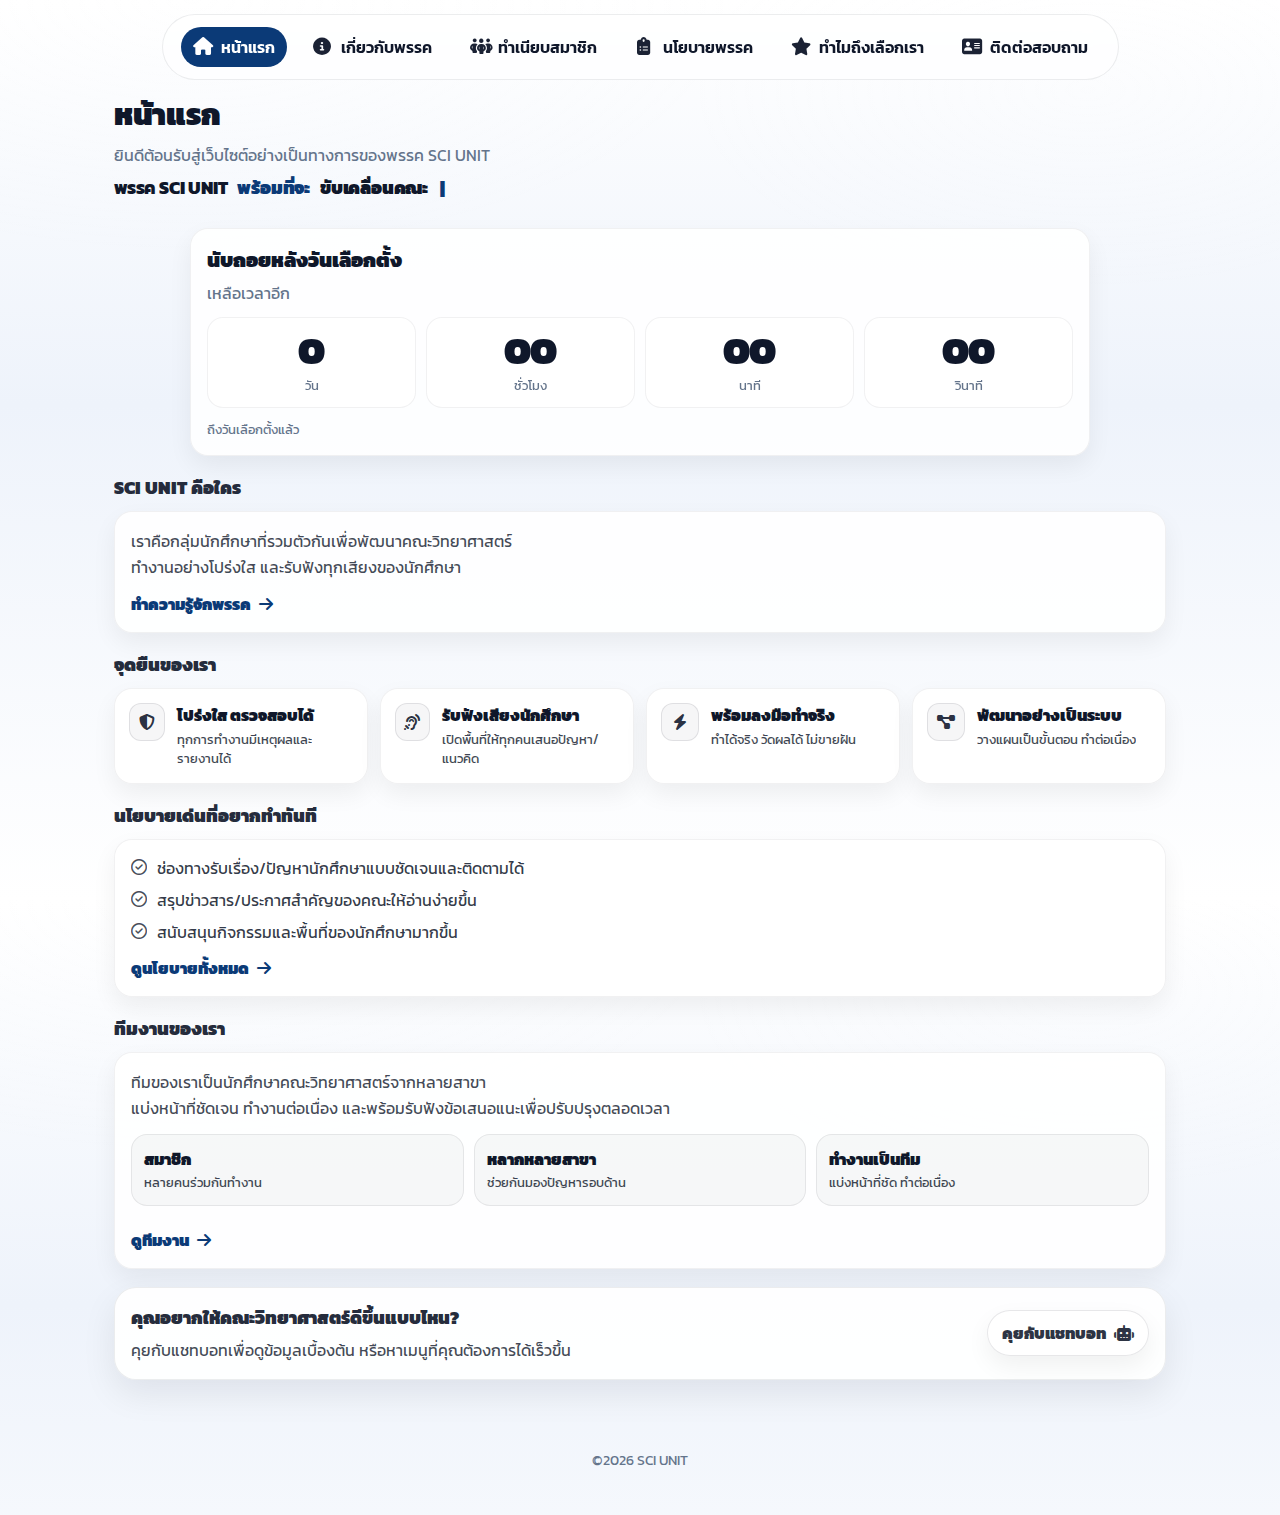
<file: index.html>
<!doctype html>
<html lang="th">
  <head>
    <meta charset="UTF-8" />
    <meta name="viewport" content="width=device-width, initial-scale=1.0" />
    <title>HOME | SCI UNIT</title>

    <link
      rel="stylesheet"
      href="https://cdnjs.cloudflare.com/ajax/libs/font-awesome/6.5.0/css/all.min.css"
    />
    <link rel="stylesheet" href="css/style.css" />
  </head>

  <body>
    <div id="app-nav"></div>

    <main class="container page">
      <!-- 1) HERO -->
      <header class="members-hero home-hero">
        <h1 class="members-title">หน้าแรก</h1>
        <p class="members-sub">
          ยินดีต้อนรับสู่เว็บไซต์อย่างเป็นทางการของพรรค SCI UNIT
        </p>

        <p class="type-line">
          พรรค SCI UNIT <span class="type-accent">พร้อมที่จะ</span>
          <span id="typeTarget"></span><span class="cursor">|</span>
        </p>
        <div id="countdown-placeholder"></div>

        <!-- CTA -->
        
      </header>

      <!-- 2) COUNTDOWN (คงไว้) -->
      <section class="home-section">
        <div id="countdown-root"></div>
      </section>

      <!-- 3) เราเป็นใคร -->
      <section class="home-section" id="homeWho"></section>

      <!-- 4) จุดยืนของเรา -->
      <section class="home-section" id="homeStance"></section>

      <!-- 5) นโยบายเด่น -->
      <section class="home-section" id="homeTeaser"></section>

      <!-- 6) ทีมงานของเรา (Preview) -->
      <section class="home-section" id="homeTeam"></section>

      <!-- 7) CTA ปิดท้าย -->
      <section class="home-section" id="homeFinalCta"></section>
    </main>

    <div id="app-footer"></div>

    <script src="js/main.js"></script>

    <script src="js/typewriter.js"></script>
    <script src="js/countdown.js"></script>

    <script src="js/index.js"></script>
  </body>
</html>
</file>
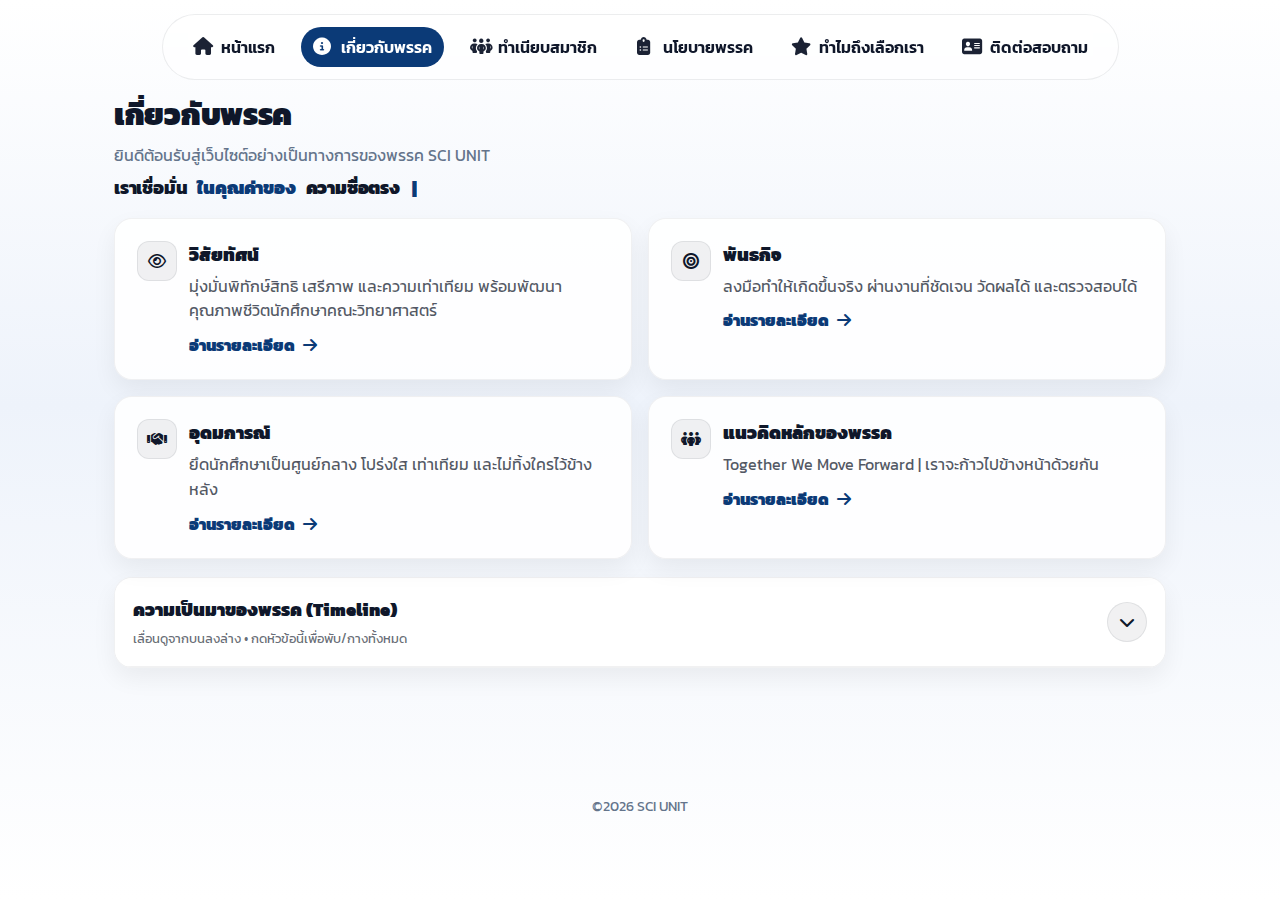
<file: about.html>
<!doctype html>
<html lang="th">
  <head>
    <meta charset="UTF-8" />
    <meta name="viewport" content="width=device-width, initial-scale=1.0" />
    <title>ABOUT | SCI UNIT</title>

    <link
      rel="stylesheet"
      href="https://cdnjs.cloudflare.com/ajax/libs/font-awesome/6.5.0/css/all.min.css"
    />
    <link rel="stylesheet" href="css/style.css" />
  </head>

  <body>
    <div id="app-nav"></div>

    <main class="container page">
      <header class="members-hero">
        <h1 class="members-title">เกี่ยวกับพรรค</h1>
        <p class="members-sub">
          ยินดีต้อนรับสู่เว็บไซต์อย่างเป็นทางการของพรรค SCI UNIT
        </p>

        <p class="type-line">
          เราเชื่อมั่น <span class="type-accent">ในคุณค่าของ</span>
          <span id="typeTarget"></span><span class="cursor">|</span>
        </p>
      </header>

      <!-- ✅ การ์ดเกี่ยวกับพรรค (JS จะใส่ให้) -->
      <section id="about-root" style="margin-top: 18px"></section>

      <!-- ✅ Timeline (JS จะใส่ให้) -->
      <section class="timeline-container" style="margin-top: 18px">
        <div id="timeline-section"></div>
      </section>
    </main>

    <div id="app-footer"></div>

    <script src="js/main.js"></script>
    <script src="js/about.js"></script>
    <script src="js/typewriter.js"></script>
  </body>
</html>
</file>
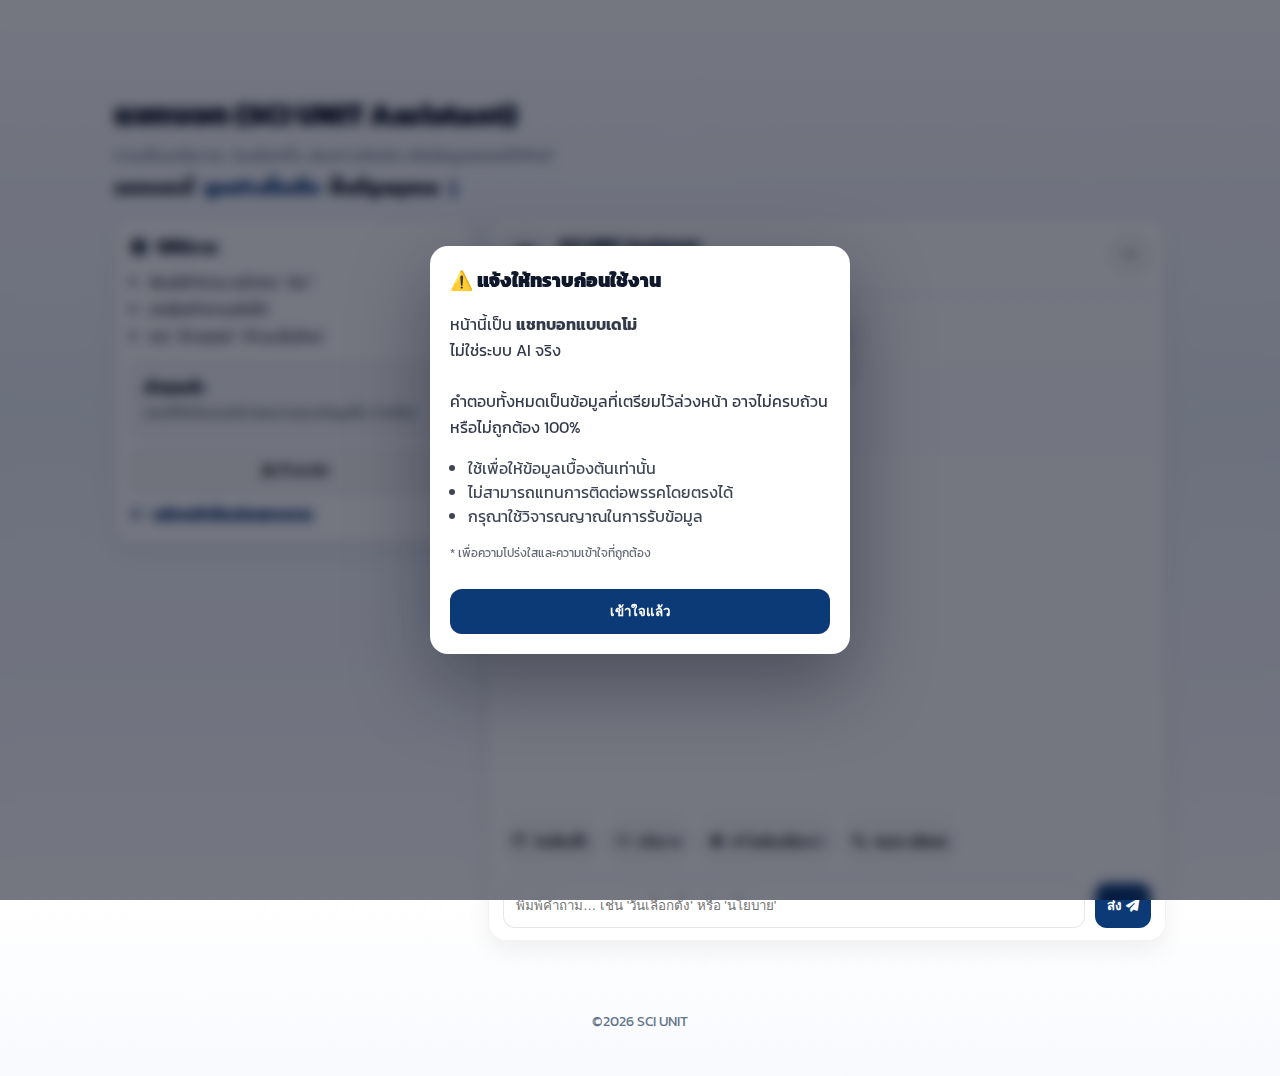
<file: chatbot.html>
<!doctype html>
<html lang="th">
  <head>
    <meta charset="UTF-8" />
    <meta name="viewport" content="width=device-width, initial-scale=1.0" />
    <title>CHATBOT | SCI UNIT</title>

    <link
      rel="stylesheet"
      href="https://cdnjs.cloudflare.com/ajax/libs/font-awesome/6.5.0/css/all.min.css"
    />
    <link rel="stylesheet" href="css/style.css" />
  </head>

  <body class="no-nav">
    <main class="container page">
      <header class="members-hero">
        <h1 class="members-title">แชทบอท (SCI UNIT Assistant)</h1>
        <p class="members-sub">
          ถามเรื่องนโยบาย, วันเลือกตั้ง, ช่องทางติดต่อ หรือข้อมูลพรรคได้ทันที
        </p>

        <p class="type-line">
          แชทบอทนี้ <span class="type-accent">ถูกสร้างขึ้นเพื่อ</span>
          <span id="typeTarget"></span><span class="cursor">|</span>
        </p>
      </header>

      <!-- ✅ Layout 2 คอลัมน์ (ซ้ายข้อมูล / ขวาแชท) -->
      <section class="chat-page-grid">
        <!-- Left: Tips / Shortcut -->
        <aside class="chat-side card">
          <div class="chat-side-title">
            <i class="fa-solid fa-circle-info"></i> วิธีใช้งาน
          </div>

          <ul class="chat-side-list">
            <li>พิมพ์คำถาม แล้วกด “ส่ง”</li>
            <li>กดชิปคำถามลัดได้</li>
            <li>กด “ล้างแชท” ถ้าจะเริ่มใหม่</li>
          </ul>

          <div class="chat-side-box">
            <div class="chat-side-box-title">คำแนะนำ</div>
            <div class="chat-side-box-desc">
              ตอนนี้เป็นโหมดเดโม่ (ตอบจากฐานข้อมูลสั้น ๆ ในเว็บ)
            </div>
          </div>

          <button class="chat-clear" id="chatClear" type="button">
            <i class="fa-solid fa-eraser"></i> ล้างแชท
          </button>

          <a class="chat-back" href="contact.html">
            <i class="fa-solid fa-arrow-left"></i> กลับหน้าติดต่อสอบถาม
          </a>
        </aside>

        <!-- Right: Chat Widget (Full page style) -->
        <article class="chat-card-full card" id="chatWidget">
          <div class="chat-head">
            <div class="chat-head-left">
              <span class="chat-avatar" aria-hidden="true">
                <i class="fa-solid fa-robot"></i>
              </span>
              <div>
                <div class="chat-title">SCI UNIT Assistant</div>
                <div class="chat-status" id="chatStatus">
                  ออนไลน์ • โหมดเดโม่
                </div>
              </div>
            </div>

            <button
              class="chat-toggle"
              id="chatToggle"
              type="button"
              aria-label="ย่อ/ขยาย"
            >
              <i class="fa-solid fa-minus"></i>
            </button>
          </div>

          <div class="chat-body" id="chatBody" aria-live="polite"></div>

          <div class="chat-suggest" id="chatSuggest">
            <button class="chip" data-q="วันเลือกตั้ง">
              <i class="fa-regular fa-calendar"></i> วันเลือกตั้ง
            </button>
            <button class="chip" data-q="นโยบาย">
              <i class="fa-solid fa-list-check"></i> นโยบาย
            </button>
            <button class="chip" data-q="ทำไมต้องเลือกพรรคเรา">
              <i class="fa-solid fa-star"></i> ทำไมต้องเลือกเรา
            </button>
            <button class="chip" data-q="ช่องทางติดต่อ">
              <i class="fa-solid fa-phone"></i> ช่องทางติดต่อ
            </button>
          </div>

          <form class="chat-input" id="chatForm">
            <input
              id="chatText"
              type="text"
              placeholder="พิมพ์คำถาม… เช่น 'วันเลือกตั้ง' หรือ 'นโยบาย'"
              autocomplete="off"
            />
            <button type="submit">
              ส่ง <i class="fa-solid fa-paper-plane"></i>
            </button>
          </form>
        </article>
      </section>
    </main>

    <div id="app-footer"></div>

    <script src="js/main.js"></script>
    <script src="js/chatbot-page.js"></script>
    <script src="js/typewriter.js"></script>
  </body>
</html>
</file>
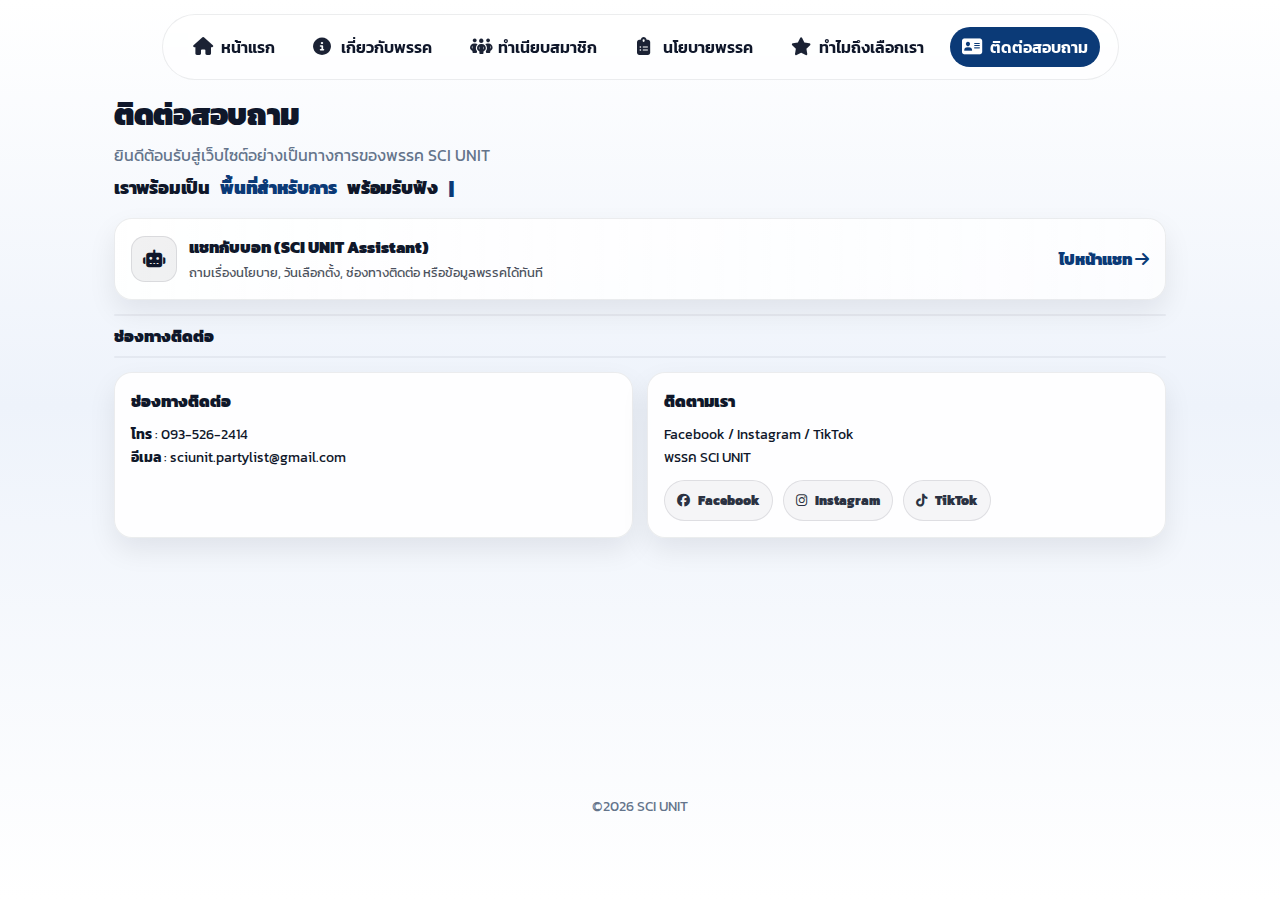
<file: contact.html>
<!doctype html>
<html lang="th">
  <head>
    <meta charset="UTF-8" />
    <meta name="viewport" content="width=device-width, initial-scale=1.0" />
    <title>CONTACT | SCI UNIT</title>

    <link
      rel="stylesheet"
      href="https://cdnjs.cloudflare.com/ajax/libs/font-awesome/6.5.0/css/all.min.css"
    />
    <link rel="stylesheet" href="css/style.css" />
  </head>

  <body>
    <div id="app-nav"></div>

    <main class="container page">
      <header class="members-hero">
        <h1 class="members-title">ติดต่อสอบถาม</h1>
        <p class="members-sub">
          ยินดีต้อนรับสู่เว็บไซต์อย่างเป็นทางการของพรรค SCI UNIT
        </p>

        <p class="type-line">
          เราพร้อมเป็น <span class="type-accent">พื้นที่สำหรับการ</span>
          <span id="typeTarget"></span><span class="cursor">|</span>
        </p>
      </header>

      <!-- ✅ โซนการ์ด -->
      <section id="contact-root" class="contact-grid-wrap"></section>
    </main>

    <div id="app-footer"></div>

    <script src="js/main.js"></script>
    <script src="js/contact.js"></script>
    <script src="js/typewriter.js"></script>
  </body>
</html>
</file>
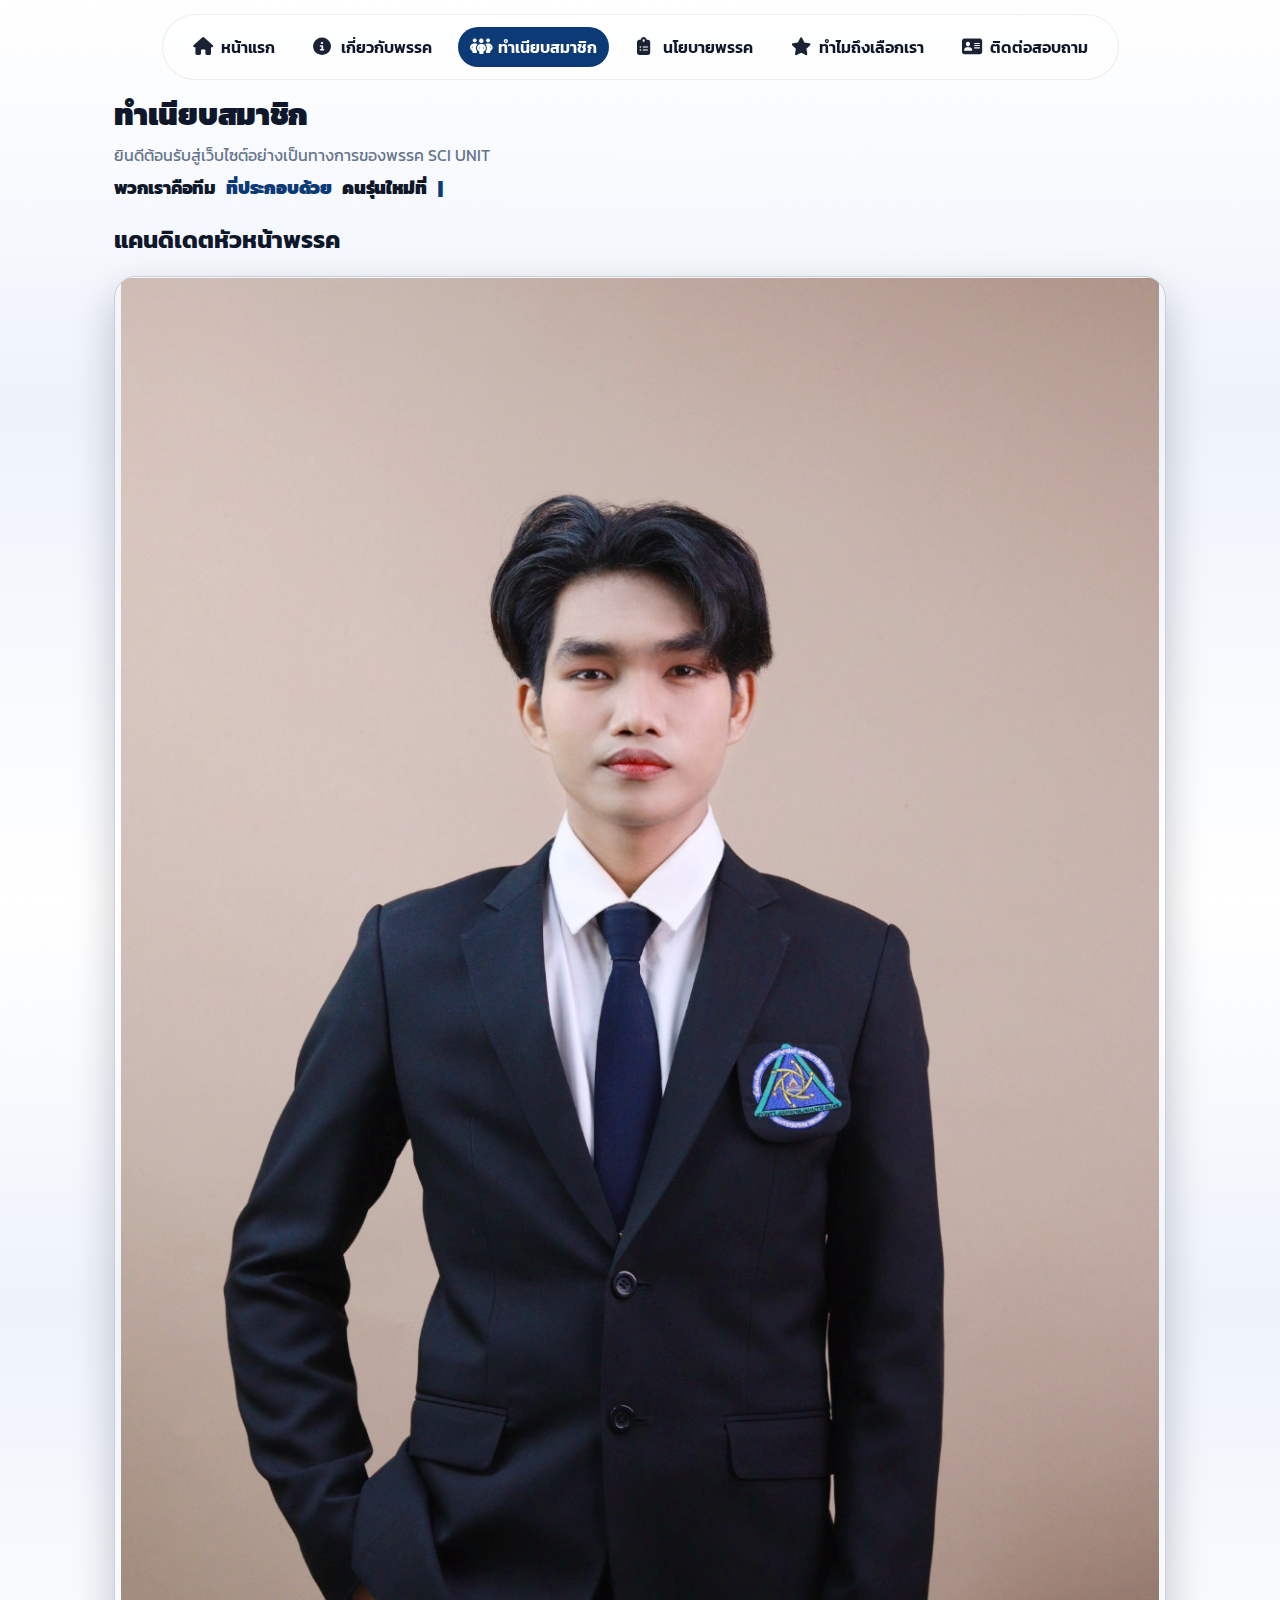
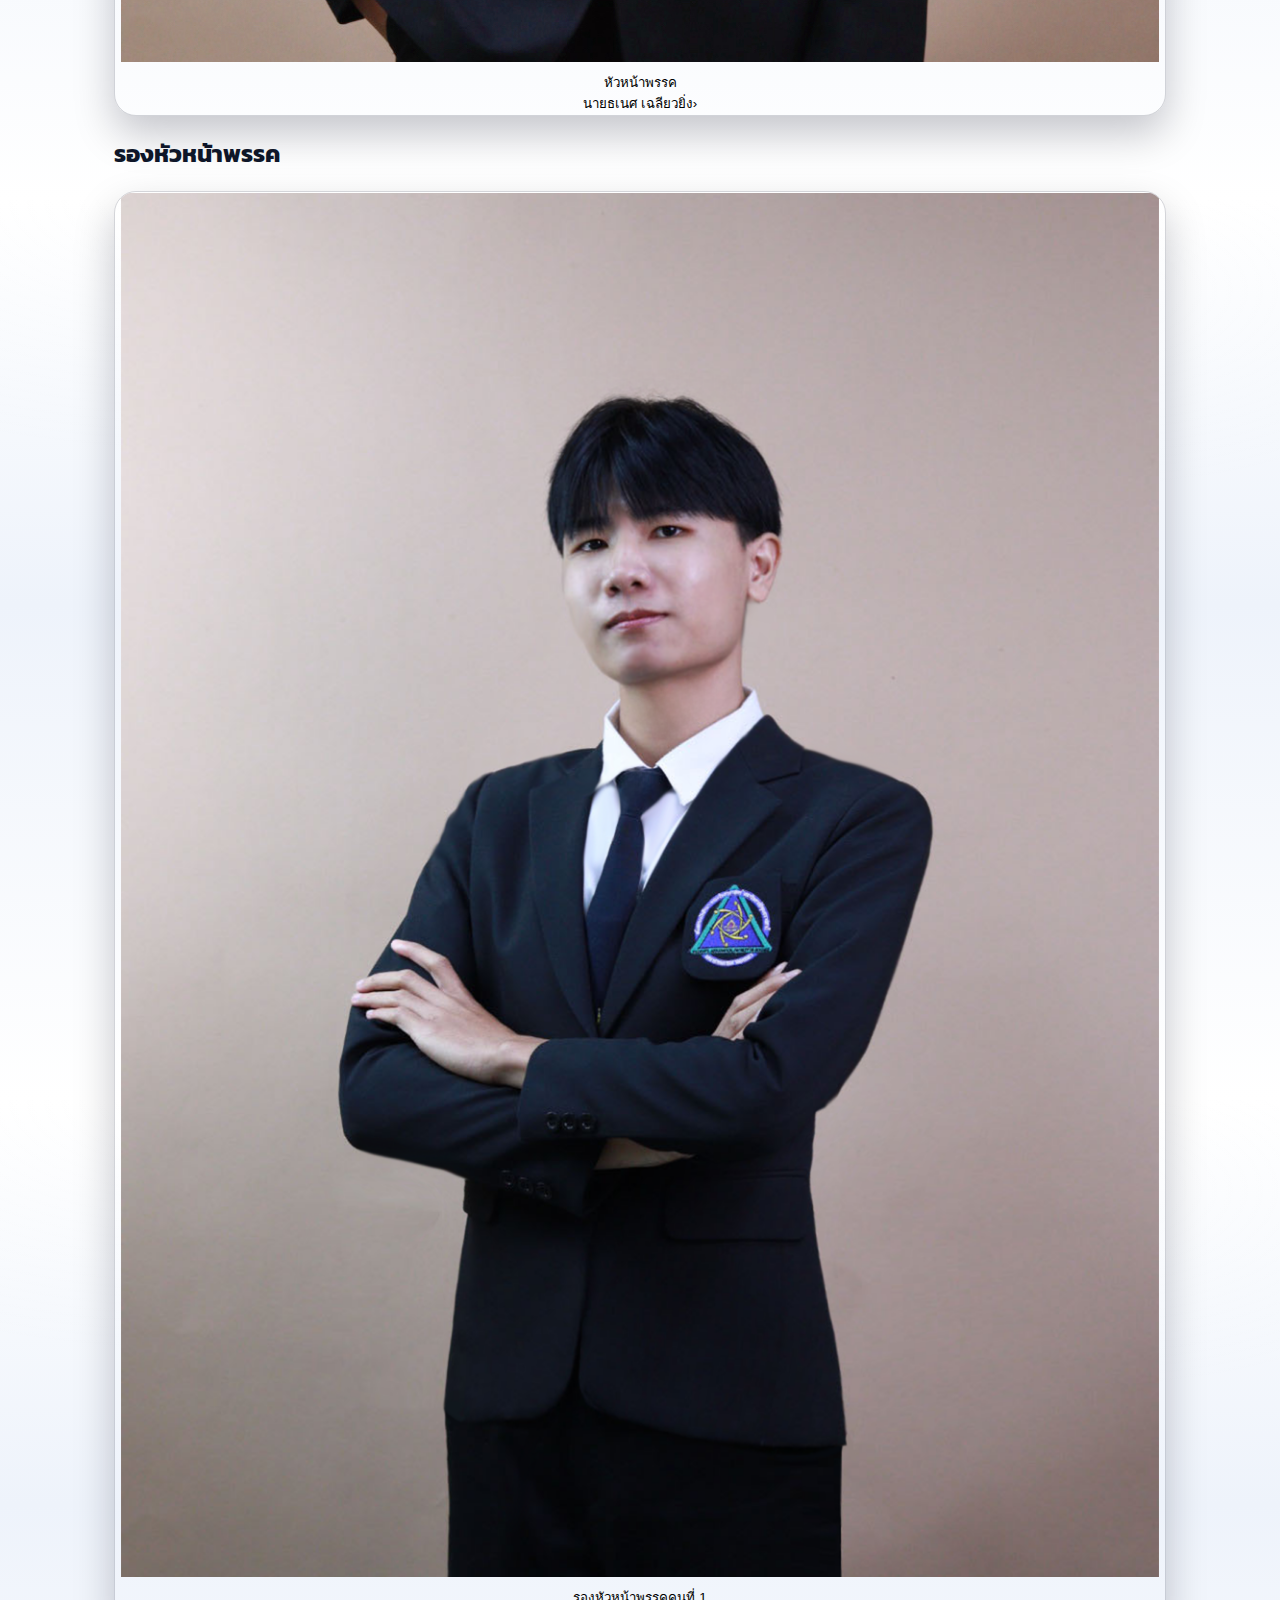
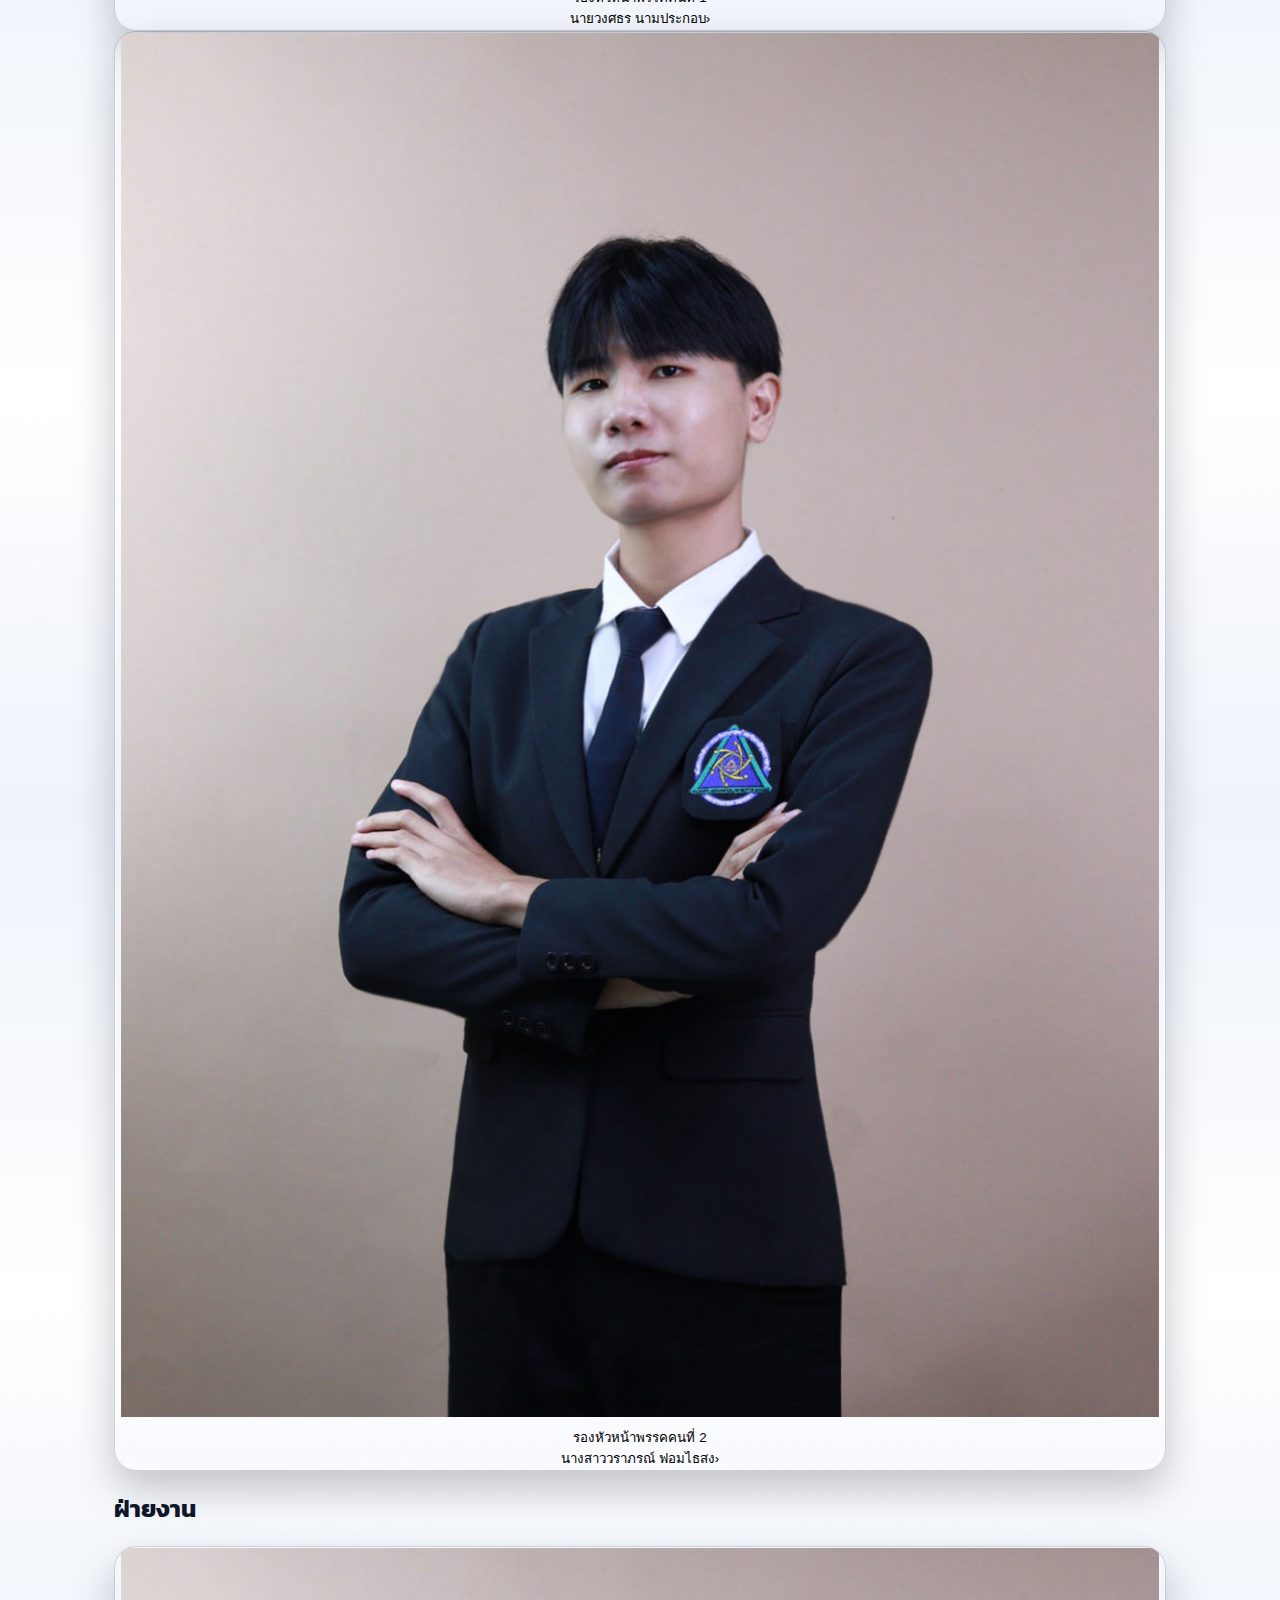
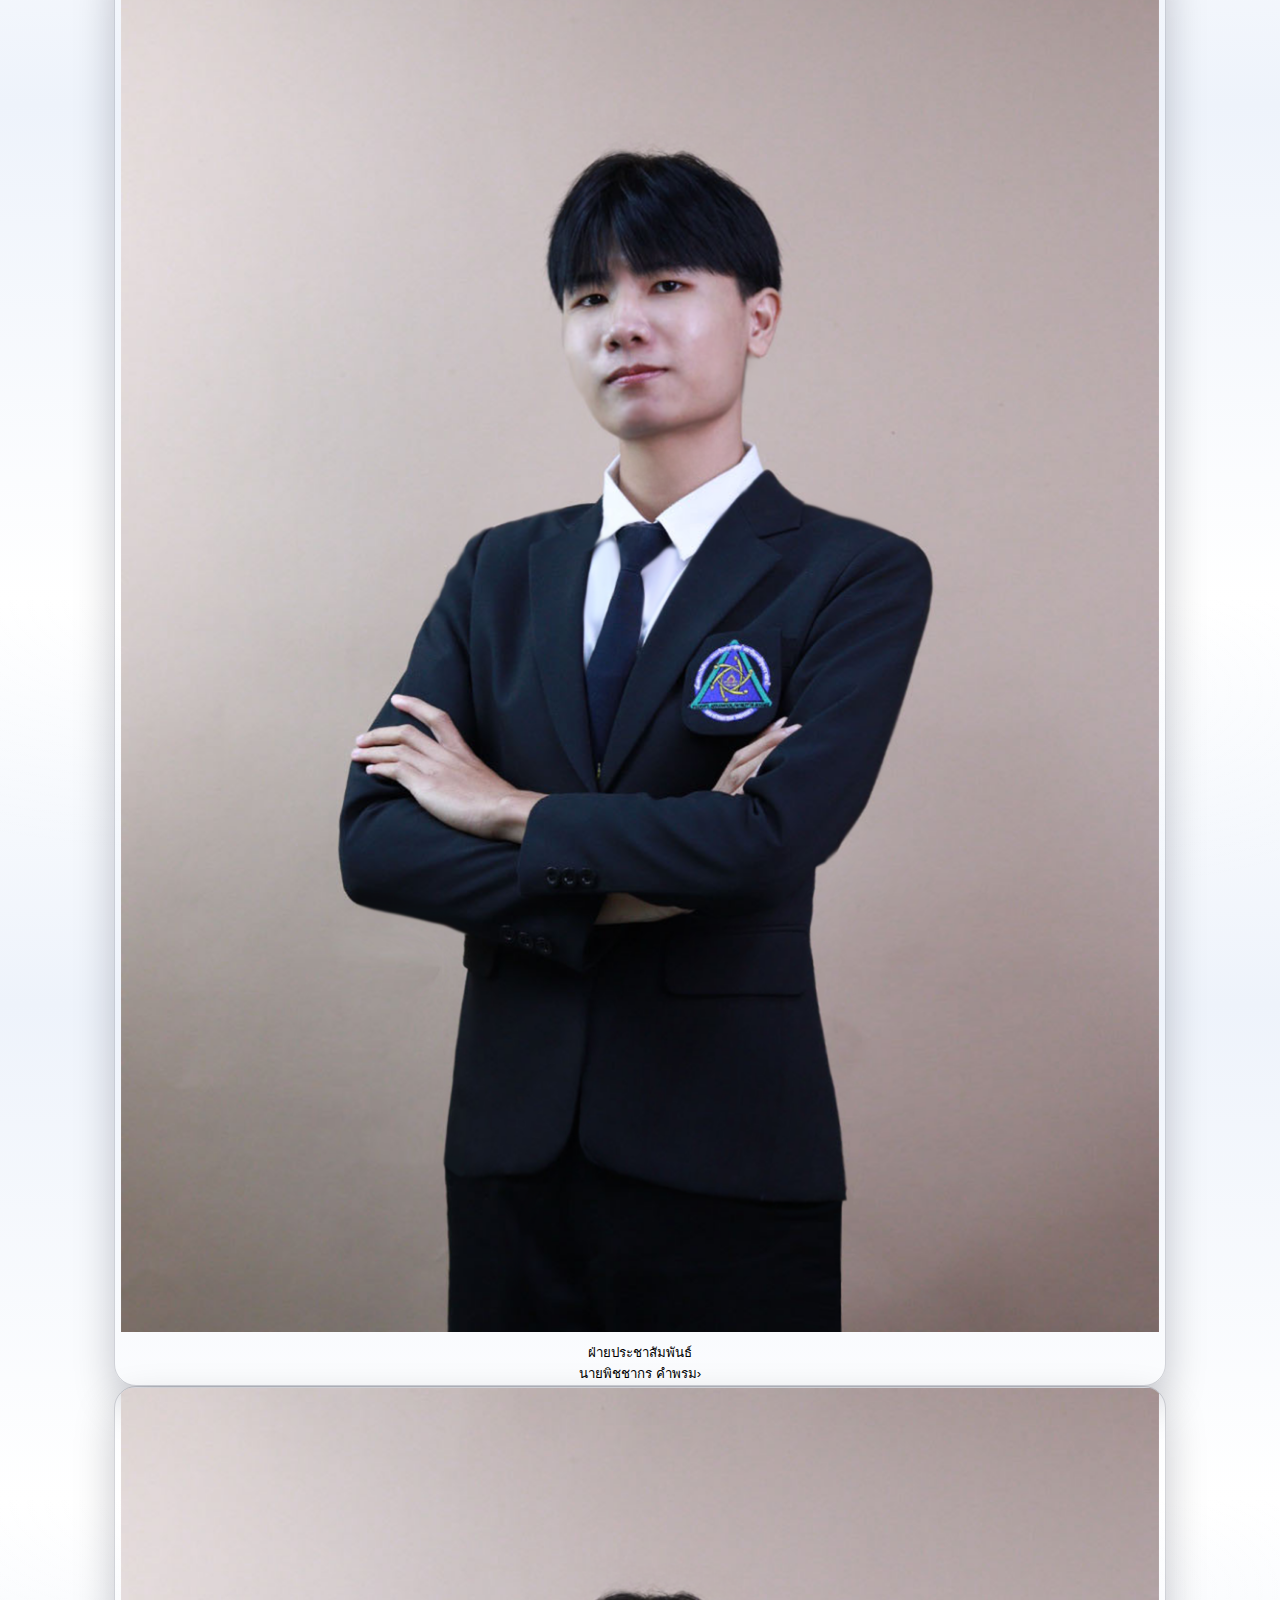
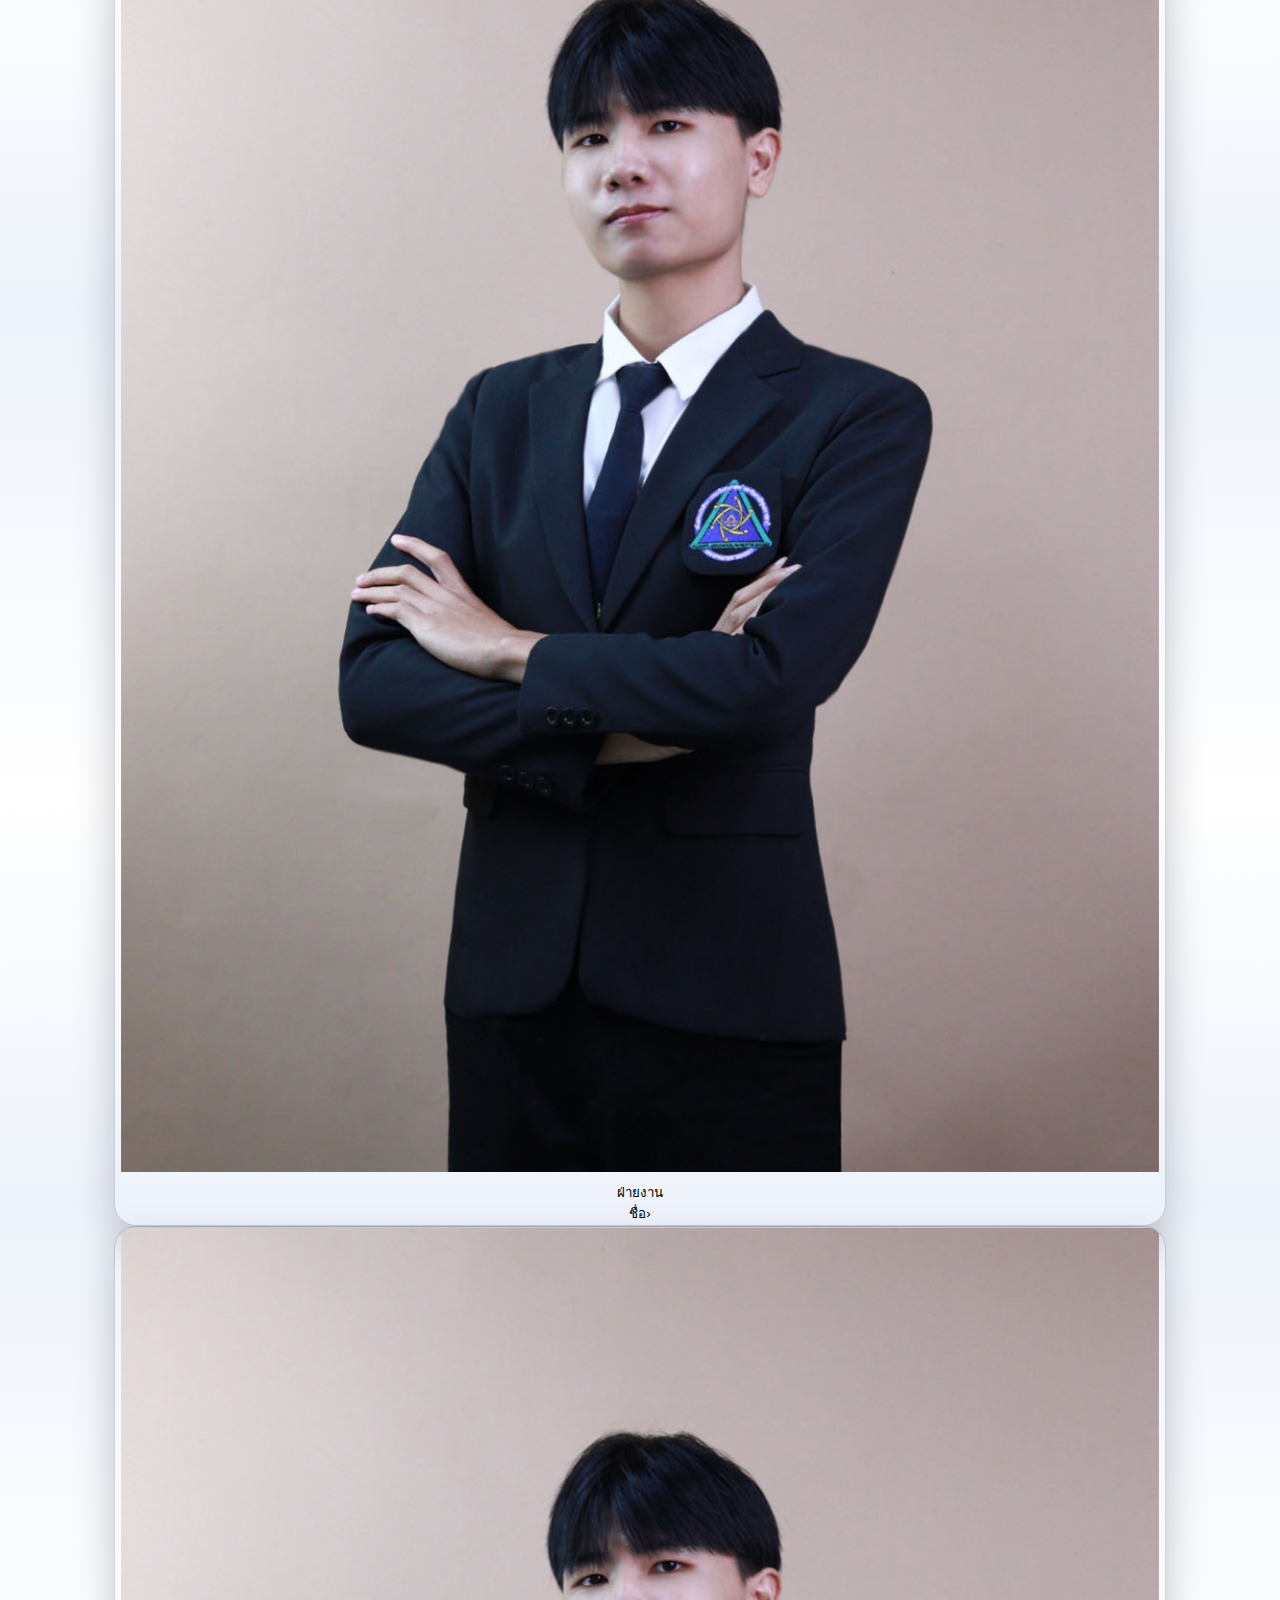
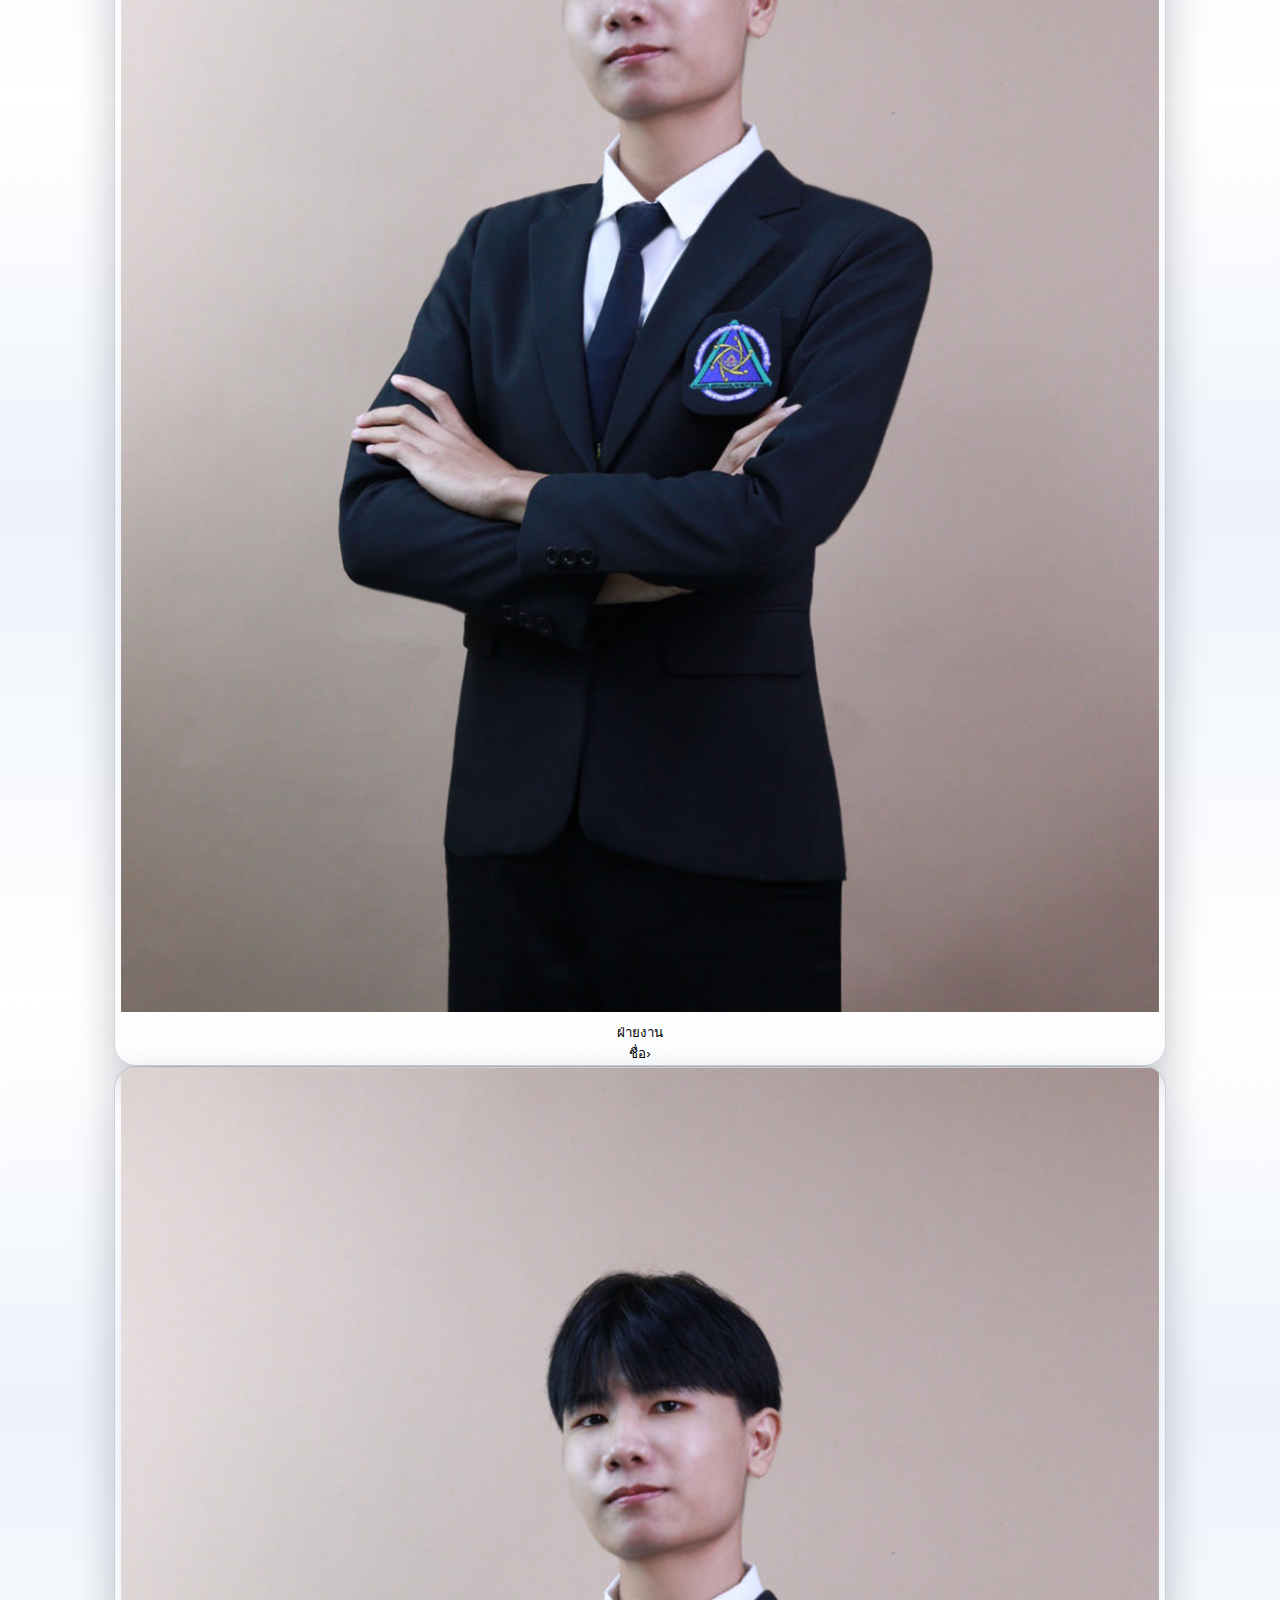
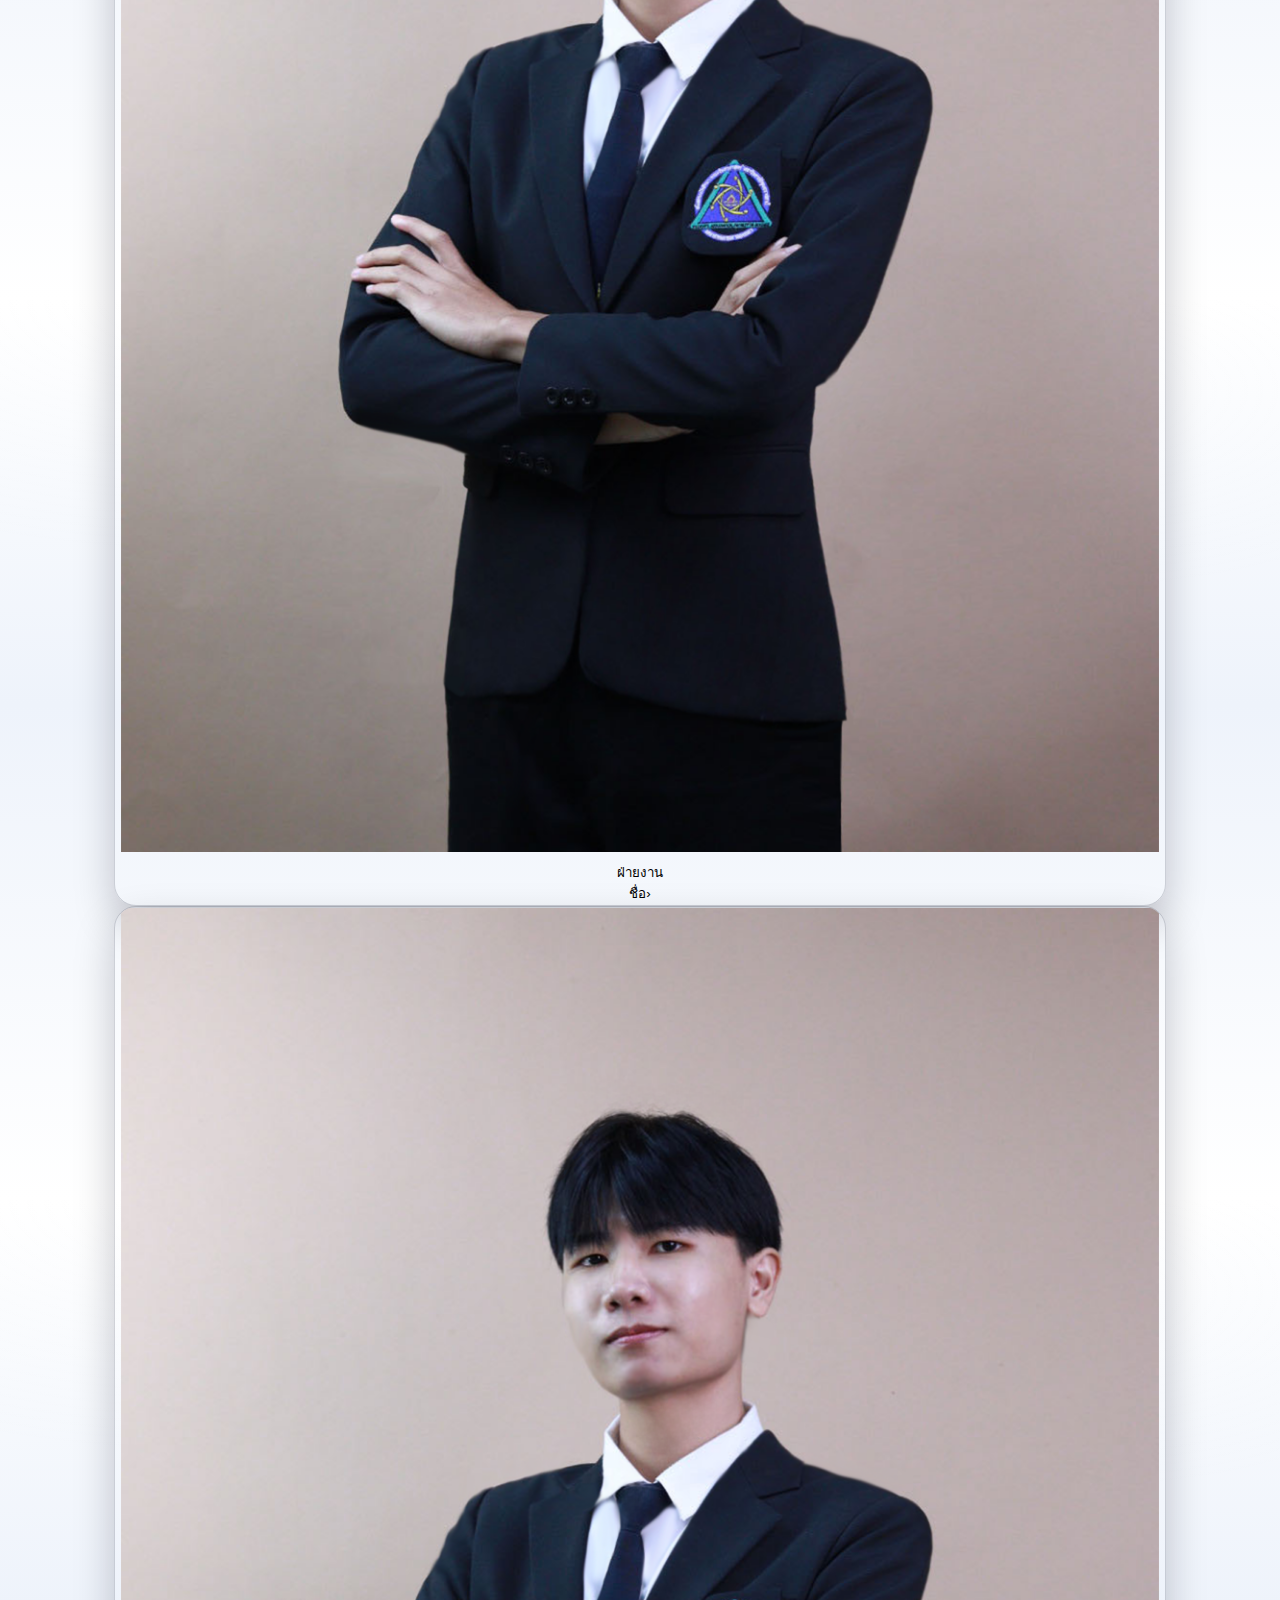
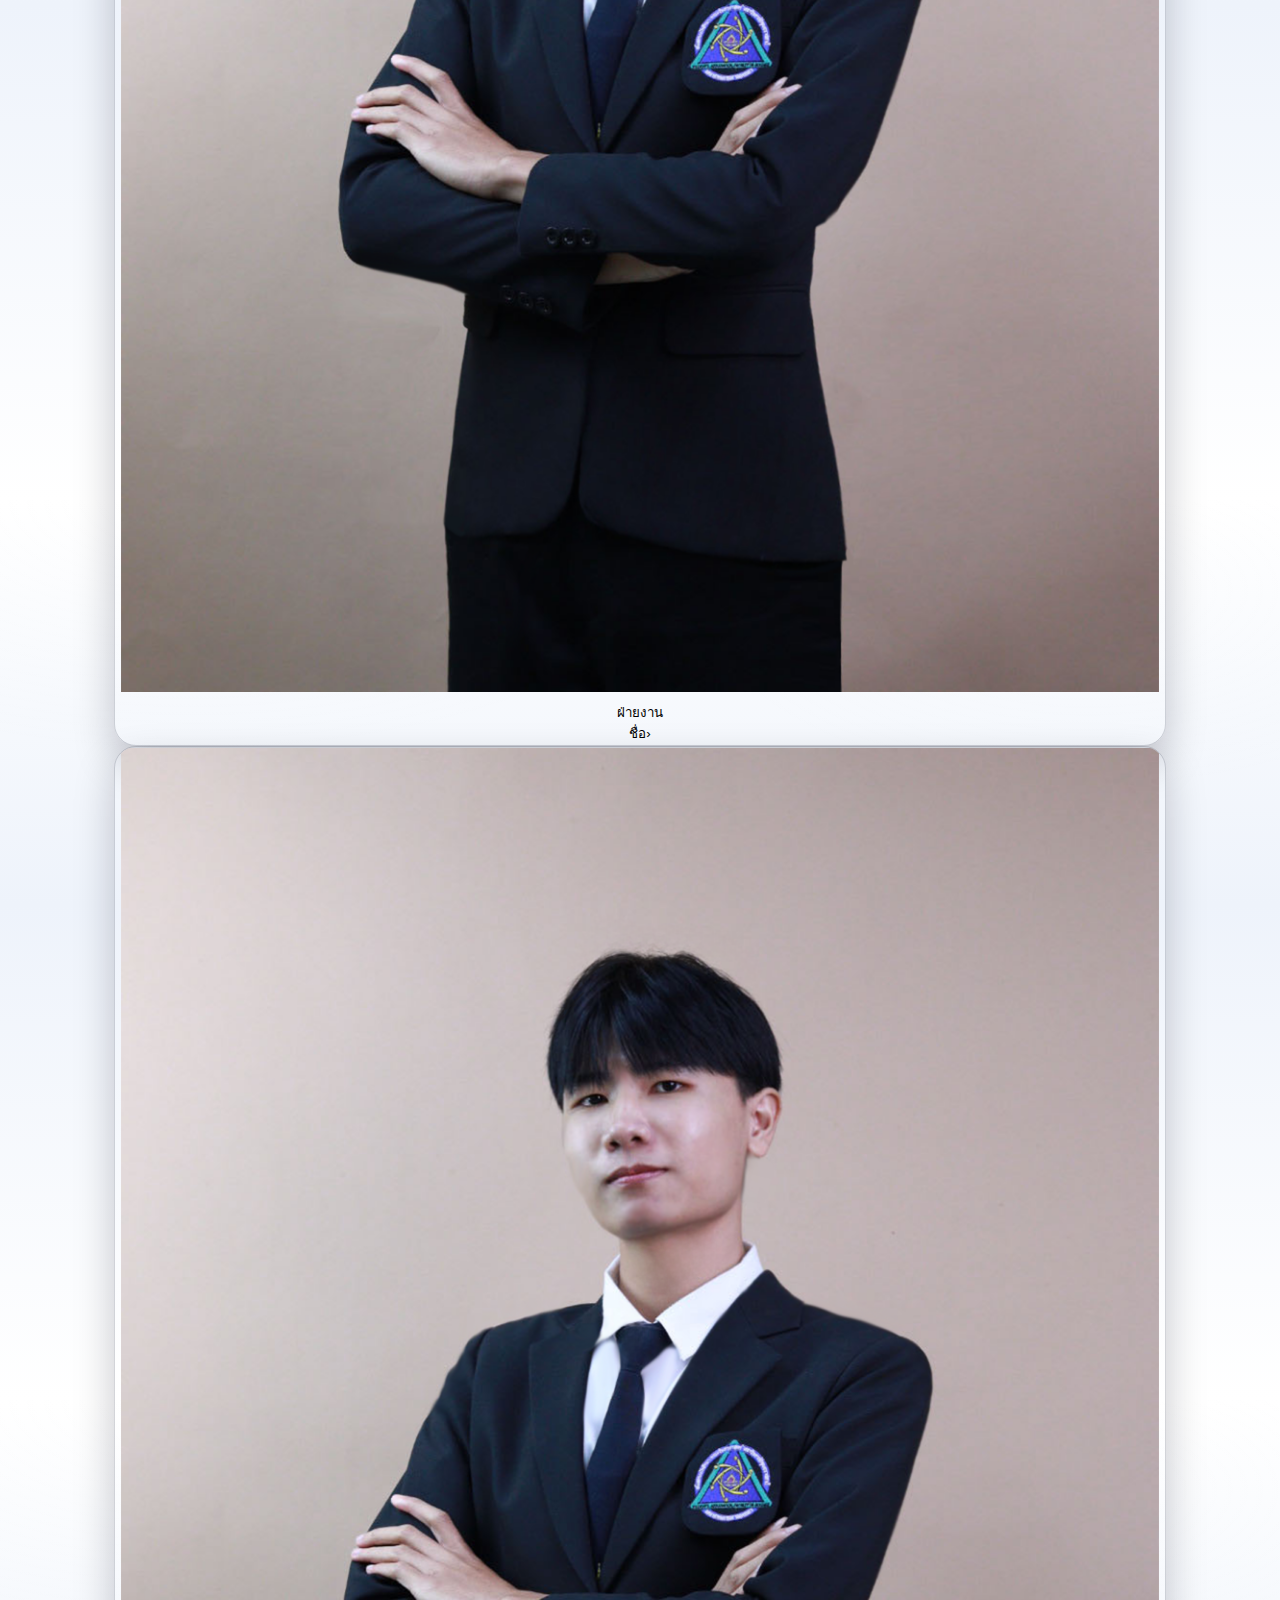
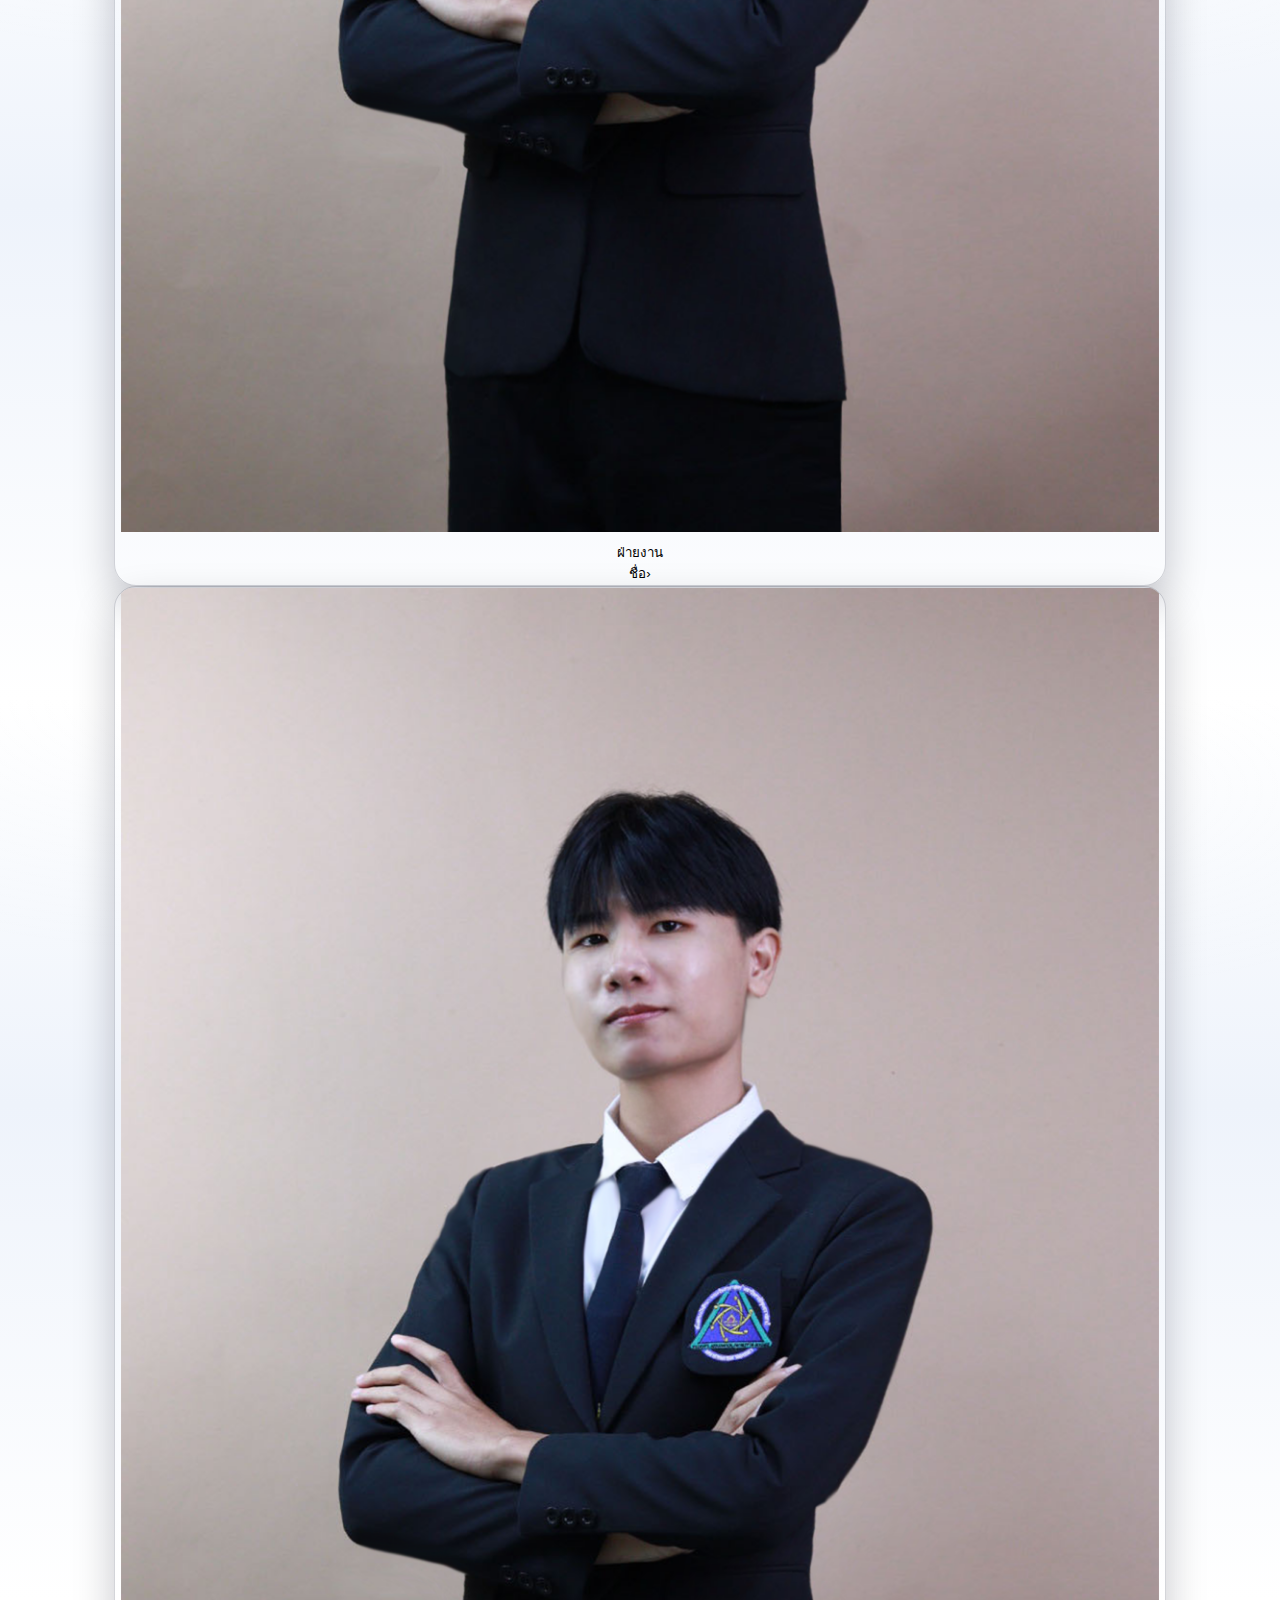
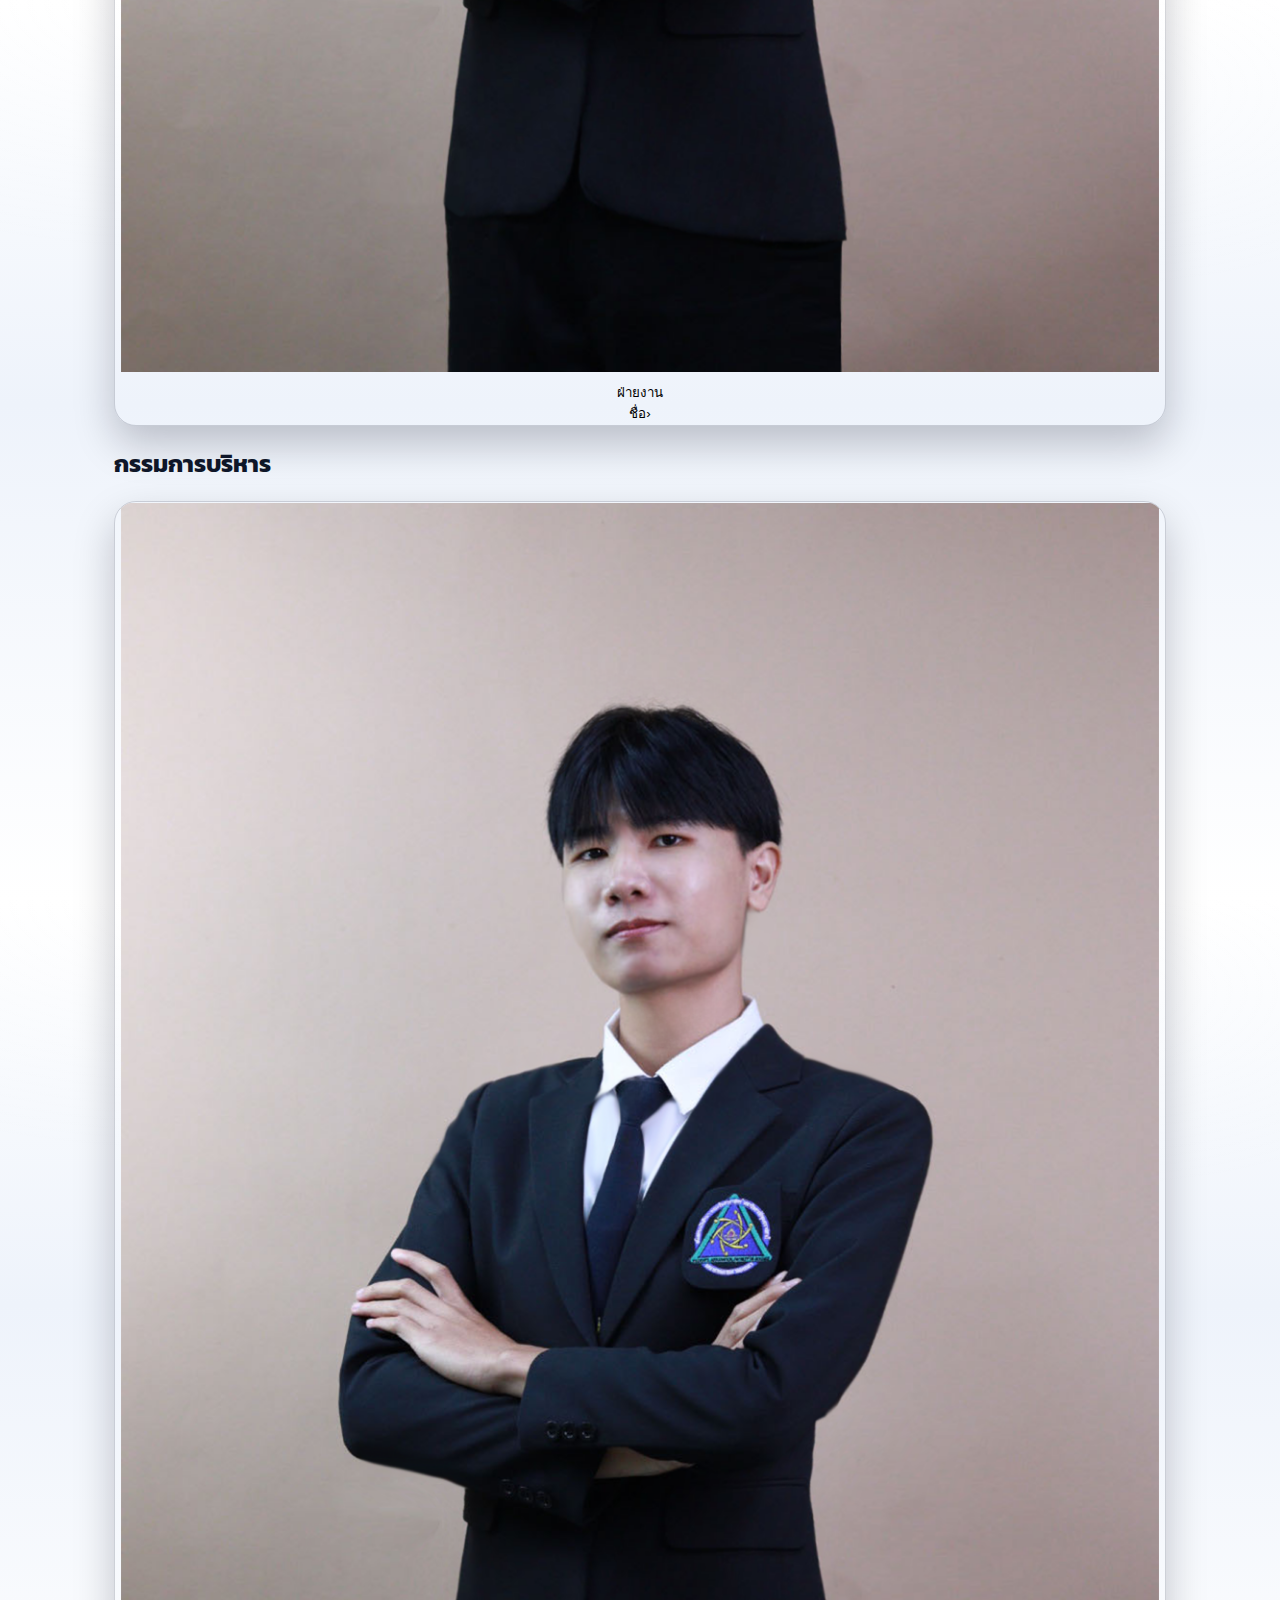
<file: members.html>
<!doctype html>
<html lang="th">
  <head>
    <meta charset="UTF-8" />
    <meta name="viewport" content="width=device-width, initial-scale=1.0" />
    <title>MEMBERS | SCI UNIT</title>

    <link
      rel="stylesheet"
      href="https://cdnjs.cloudflare.com/ajax/libs/font-awesome/6.5.0/css/all.min.css"
    />
    <link rel="stylesheet" href="css/style.css" />
  </head>

  <body>
    <div id="app-nav"></div>

    <main class="container page members-page">
      <header class="members-hero">
        <h1 class="members-title">ทำเนียบสมาชิก</h1>
        <p class="members-sub">
          ยินดีต้อนรับสู่เว็บไซต์อย่างเป็นทางการของพรรค SCI UNIT
        </p>

        <p class="type-line">
          พวกเราคือทีม <span class="type-accent">ที่ประกอบด้วย</span>
          <span id="typeTarget"></span><span class="cursor">|</span>
        </p>
      </header>

      <section id="members-root" class="members-root"></section>
    </main>

    <div id="app-footer"></div>

    <script src="js/main.js"></script>
    <script src="js/members.js"></script>
    <script src="js/typewriter.js"></script>
  </body>
</html>
</file>
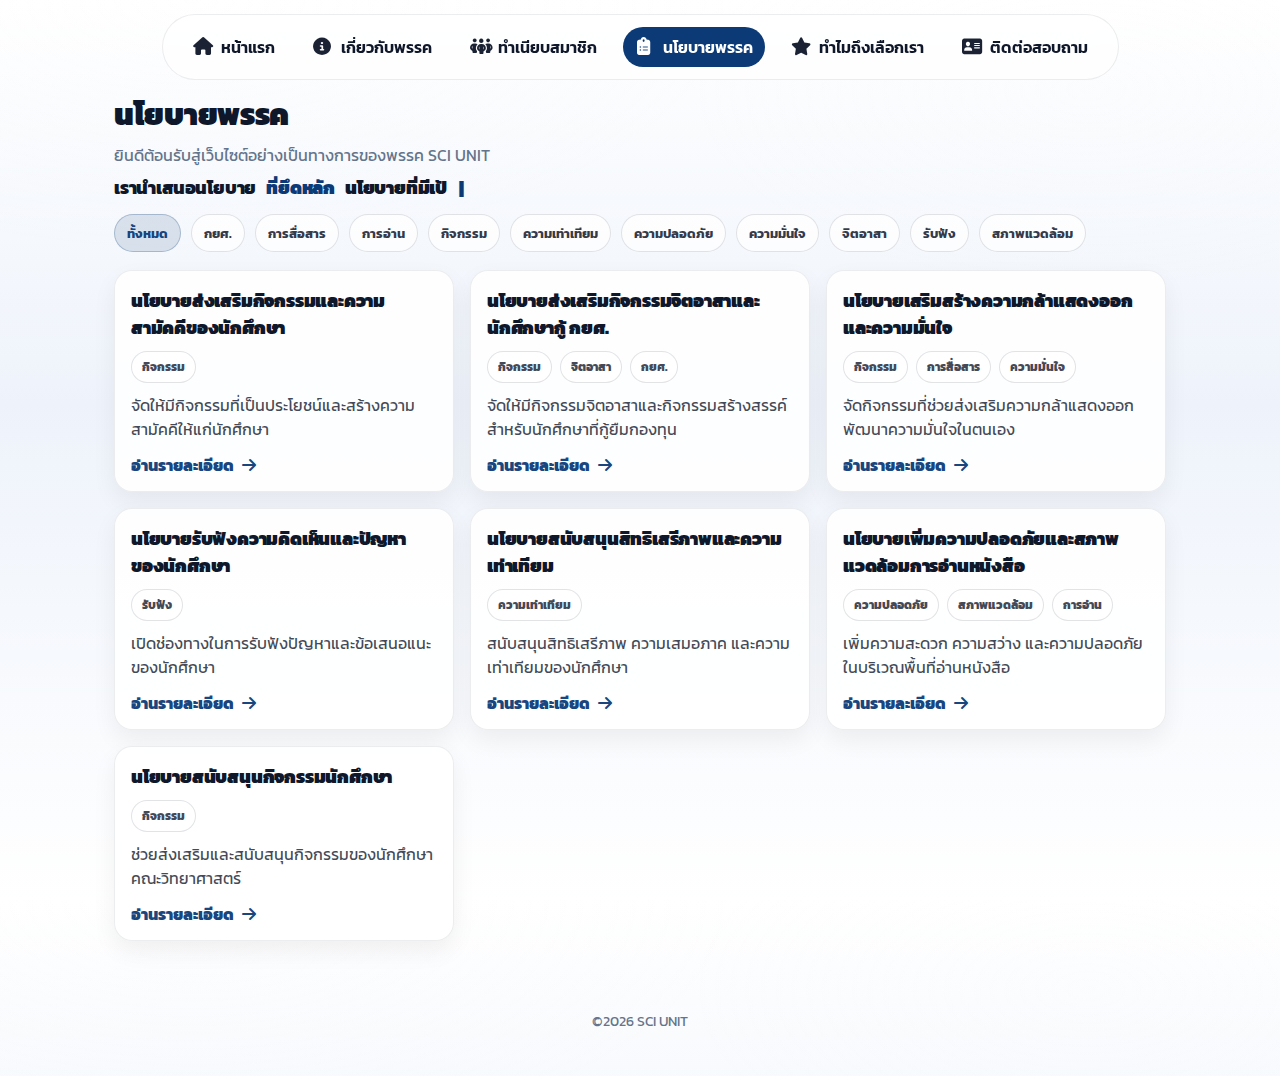
<file: policies.html>
<!doctype html>
<html lang="th">
  <head>
    <meta charset="UTF-8" />
    <meta name="viewport" content="width=device-width, initial-scale=1.0" />
    <title>POLICIES | SCI UNIT</title>

    <link
      rel="stylesheet"
      href="https://cdnjs.cloudflare.com/ajax/libs/font-awesome/6.5.0/css/all.min.css"
    />
    <link rel="stylesheet" href="css/style.css" />
  </head>

  <body>
    <div id="app-nav"></div>

    <main class="container page policies-page">
      <header class="members-hero">
        <h1 class="members-title">นโยบายพรรค</h1>
        <p class="members-sub">
          ยินดีต้อนรับสู่เว็บไซต์อย่างเป็นทางการของพรรค SCI UNIT
        </p>

        <p class="type-line">
          เรานำเสนอนโยบาย <span class="type-accent">ที่ยึดหลัก</span>
          <span id="typeTarget"></span><span class="cursor">|</span>
        </p>
      </header>

      <!-- แถบแท็กกรอง -->
      <section class="policies-tools">
        <div class="policies-filters" id="policies-filters"></div>
      </section>

      <!-- การ์ดนโยบาย -->
      <section id="policies-root" class="policies-root"></section>
    </main>

    <div id="app-footer"></div>

    <script src="js/main.js"></script>
    <script src="js/policies.js"></script>
    <script src="js/typewriter.js"></script>
  </body>
</html>
</file>
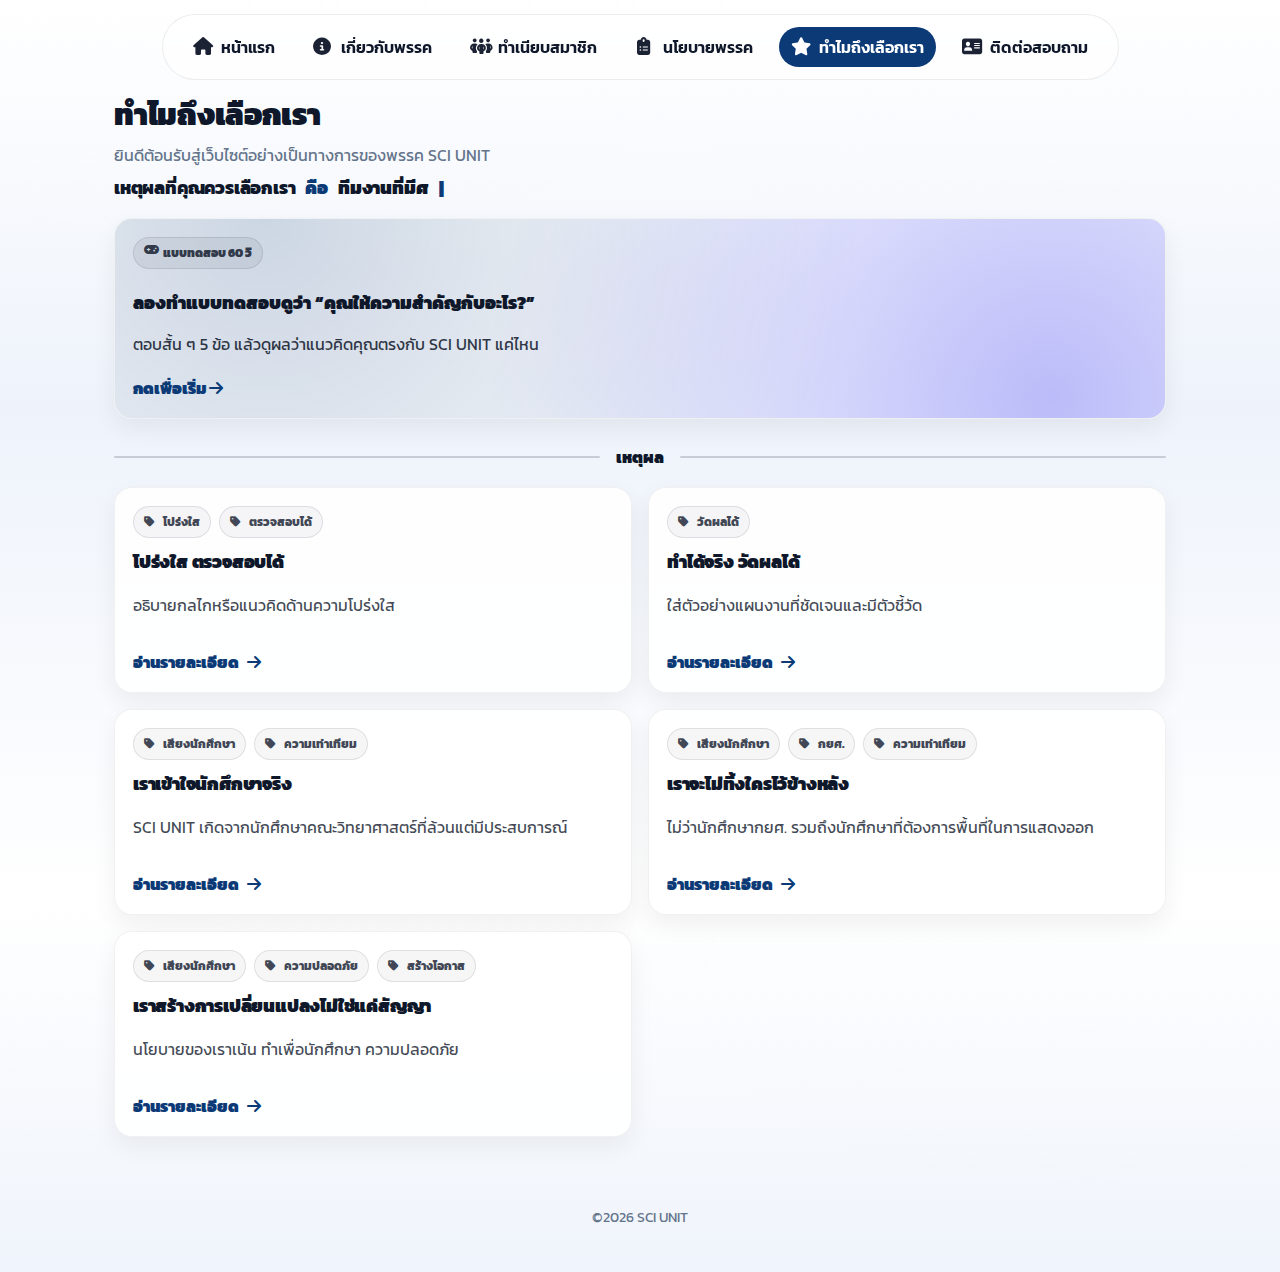
<file: why-us.html>
<!doctype html>
<html lang="th">
  <head>
    <meta charset="UTF-8" />
    <meta name="viewport" content="width=device-width, initial-scale=1.0" />
    <title>WHY US | SCI UNIT</title>

    <link
      rel="stylesheet"
      href="https://cdnjs.cloudflare.com/ajax/libs/font-awesome/6.5.0/css/all.min.css"
    />
    <link rel="stylesheet" href="css/style.css" />
  </head>

  <body>
    <div id="app-nav"></div>

    <main class="container page">
      <header class="members-hero">
        <h1 class="members-title">ทำไมถึงเลือกเรา</h1>
        <p class="members-sub">
          ยินดีต้อนรับสู่เว็บไซต์อย่างเป็นทางการของพรรค SCI UNIT
        </p>

        <p class="type-line">
          เหตุผลที่คุณควรเลือกเรา <span class="type-accent">คือ</span>
          <span id="typeTarget"></span><span class="cursor">|</span>
        </p>
      </header>

      <!-- เนื้อหา: render โดย JS -->
      <section id="why-minigame-slot"></section>

      <section class="section-divider">เหตุผล</section>
      <section id="why-root" class="why-grid"></section>
    </main>

    <div id="app-footer"></div>

    <script src="js/main.js"></script>
    <script src="js/why-us.js"></script>
    <script src="js/typewriter.js"></script>
  </body>
</html>
</file>
<file: css/style.css>
@import url("https://fonts.googleapis.com/css2?family=Kanit:wght@300;400;500;600;700;800;900&display=swap");

/* =========================================================
   BASE
   ========================================================= */
:root {
  --bg: #eef3fb;
  --text: #0f172a;
  --muted: #64748b;

  /* glass / nav */
  --glass: rgba(255, 255, 255, 0.55);
  --glass-border: rgba(15, 23, 42, 0.08);
  --shadow: 0 14px 30px rgba(2, 6, 23, 0.1);

  /* states */
  --hover: rgba(15, 23, 42, 0.06);
  --active: #0b3a77;
  --activeText: #ffffff;

  /* layout */
  --container: 1100px;
}

* {
  box-sizing: border-box;
}

html,
body {
  height: 100%;
}

body {
  margin: 0;
  font-family:
    "Kanit",
    system-ui,
    -apple-system,
    Segoe UI,
    Roboto,
    Arial,
    sans-serif;
  color: var(--text);
  background:
    radial-gradient(
      900px 420px at 15% 0%,
      rgba(255, 255, 255, 0.12),
      transparent 60%
    ),
    radial-gradient(
      720px 360px at 85% 10%,
      rgba(255, 255, 255, 0.1),
      transparent 55%
    ),
    linear-gradient(180deg, #ffffff 0%, var(--bg) 45%, #ffffff 100%);
}

.container {
  max-width: var(--container);
  margin: 0 auto;
  padding: 18px 16px;
}

/* กันเนื้อหาโดนเมนูบัง */
.page {
  min-height: calc(100vh - 140px);
  padding: 92px 0 34px;
}

/* =========================================================
   NAV (floating)
   ========================================================= */
.app-nav-wrap {
  position: fixed;
  top: 14px;
  left: 0;
  right: 0;
  z-index: 9999;
  pointer-events: none;
}

.app-nav-center {
  pointer-events: auto;
  width: 100%;
  display: flex;
  justify-content: center;
  padding: 0 12px;
}

.app-nav-scroller {
  max-width: calc(100vw - 24px);
  overflow-x: auto;
  -webkit-overflow-scrolling: touch;
  overscroll-behavior-x: contain;
  scrollbar-width: none;
}
.app-nav-scroller::-webkit-scrollbar {
  display: none;
}

.app-nav {
  width: fit-content;
  display: inline-flex;
  align-items: center;
  gap: 14px;

  padding: 12px 18px;
  border-radius: 999px;

  background: var(--glass);
  border: 1px solid var(--glass-border);
  /* box-shadow: var(--shadow); */

  backdrop-filter: blur(10px);
  -webkit-backdrop-filter: blur(10px);

  white-space: nowrap;
}

.nav-item {
  display: inline-flex;
  align-items: center;
  gap: 10px;

  height: 40px;
  padding: 0 12px;
  border-radius: 999px;

  text-decoration: none;
  color: var(--text);
  font-weight: 600;
  font-size: 16px;
  line-height: 1;

  transition:
    background 0.15s ease,
    transform 0.05s ease,
    color 0.15s ease;
}

.nav-item i {
  width: 18px;
  text-align: center;
  font-size: 18px;
  line-height: 1;
  opacity: 0.95;
}

.nav-item:hover {
  background: var(--hover);
}
.nav-item:active {
  transform: scale(0.98);
}

.nav-item.is-active {
  background: var(--active);
  color: var(--activeText);
}
.nav-item.is-active i {
  opacity: 1;
}

/* =========================================================
   FOOTER
   ========================================================= */
.app-footer {
  padding: 18px 0 26px;
  color: var(--muted);
  font-size: 14px;
}
.app-footer .footer-inner {
  display: flex;
  justify-content: center;
}

/* =========================================================
   DEFAULT CARD (ใช้หน้าอื่น)
   ========================================================= */
.page-card {
  background: rgba(255, 255, 255, 0.88);
  border: 1px solid rgba(15, 23, 42, 0.06);
  border-radius: 18px;
  box-shadow: 0 10px 24px rgba(2, 6, 23, 0.06);
  padding: 22px;
}

.page-title {
  margin: 0 0 6px;
  font-size: 24px;
  font-weight: 800;
}
.page-sub {
  margin: 0;
  color: var(--muted);
  font-weight: 400;
}

/* =========================================================
   TYPEWRITER
   ========================================================= */
.type-line {
  margin: 10px 0 0;
  padding: 0;

  font-size: clamp(18px, 2.2vw, 18px);
  font-weight: 800;
  line-height: 1.25;
  letter-spacing: -0.2px;

  display: flex;
  flex-wrap: wrap;
  align-items: baseline;
  gap: 10px;

  color: var(--text);
  text-shadow: 0 1px 0 rgba(255, 255, 255, 0.35);
}

.type-accent {
  color: var(--active);
  font-weight: 900;
}

#typeTarget {
  color: var(--text);
  font-weight: 900;
  min-width: 10px;
}

.cursor {
  display: inline-block;
  transform: translateY(1px);
  margin-left: 2px;

  color: var(--active);
  font-weight: 900;
  animation: blink 0.95s steps(2, end) infinite;
}

@keyframes blink {
  0%,
  49% {
    opacity: 1;
  }
  50%,
  100% {
    opacity: 0;
  }
}

/* =========================================================
   COUNTDOWN (ถ้าหน้าอื่นใช้)
   ========================================================= */
.card {
  background: rgba(255, 255, 255, 0.88);
  border: 1px solid rgba(15, 23, 42, 0.06);
  border-radius: 18px;
  box-shadow: 0 10px 24px rgba(2, 6, 23, 0.06);
  padding: 22px;
}

.countdown-card {
  width: 100%;
  max-width: 900px;
  margin: 28px auto 0;
}

.countdown-card h3 {
  margin: 0 0 6px;
  font-size: 20px;
  font-weight: 800;
}
.countdown-sub {
  margin: 0 0 14px;
  color: var(--muted);
  font-weight: 400;
}

.countdown-box {
  display: grid;
  grid-template-columns: repeat(4, minmax(0, 1fr));
  gap: 10px;
}

.cd-item {
  background: rgba(255, 255, 255, 0.72);
  border: 1px solid rgba(15, 23, 42, 0.06);
  border-radius: 16px;
  padding: 12px 10px;
  text-align: center;

  backdrop-filter: blur(10px);
  -webkit-backdrop-filter: blur(10px);
}

.cd-num {
  font-size: clamp(24px, 3.4vw, 40px);
  font-weight: 900;
  line-height: 1;
  letter-spacing: -0.6px;
  color: var(--text);
}
.cd-label {
  margin-top: 6px;
  font-size: 13px;
  color: var(--muted);
}
.countdown-note {
  margin: 14px 0 0;
  font-size: 13px;
  color: var(--muted);
}

.cd-num.pop {
  animation: cdPop 180ms ease-out;
}

@keyframes cdPop {
  0% {
    transform: translateY(0) scale(1);
  }
  55% {
    transform: translateY(-1px) scale(1.06);
  }
  100% {
    transform: translateY(0) scale(1);
  }
}

.countdown-card.urgent .cd-item {
  border-color: rgba(220, 38, 38, 0.22);
  background: rgba(255, 255, 255, 0.76);
}
.countdown-card.urgent .cd-num {
  color: #b91c1c;
}
.countdown-card.urgent {
  animation: urgentGlow 1.2s ease-in-out infinite;
}
@keyframes urgentGlow {
  0%,
  100% {
    box-shadow: 0 10px 24px rgba(2, 6, 23, 0.06);
  }
  50% {
    box-shadow: 0 12px 28px rgba(185, 28, 28, 0.15);
  }
}

/* =========================================================
   MEMBERS PAGE (NO HEADER CARD)
   ========================================================= */
.members-page .page-card {
  /* ถ้าบางหน้ามี page-card อยู่ ให้ไม่เป็นการ์ด */
  background: transparent !important;
  border: none !important;
  box-shadow: none !important;
  padding-left: 0 !important;
  padding-right: 0 !important;
}

/* header แบบไม่เป็นการ์ด */
.members-hero {
  width: 100%;
  max-width: var(--container);
  margin: 0 auto 18px;
  padding: 0;
}

.members-title {
  margin: 0 0 6px;
  font-size: 30px;
  font-weight: 900;
  letter-spacing: -0.3px;
}

.members-sub {
  margin: 0 0 10px;
  color: var(--muted);
  font-weight: 400;
}

.members-root,
#members-root {
  width: 100%;
  max-width: var(--container);
  margin: 22px auto 0;
}

/* หมวด: เส้นยาว — ชื่อ — เส้นยาว */
.members-section-title {
  margin: 34px 0 22px;
  display: flex;
  align-items: center;
  justify-content: center;
  gap: 18px;
  font-weight: 900;
  color: var(--text);
  text-align: center;
}

/* ปิด line แบบเก่า */
.members-section-title .line {
  display: none !important;
}

.members-section-title::before,
.members-section-title::after {
  content: "";
  height: 2px;
  flex: 1;
  max-width: 520px;
  background: rgba(15, 23, 42, 0.18);
  border-radius: 999px;
}

/* grid การ์ด */
.members-grid {
  display: grid;
  grid-template-columns: repeat(auto-fit, minmax(240px, 280px));
  justify-content: center;
  gap: 28px;
  margin-bottom: 46px;
}

/* item รวม */
.member-item {
  text-align: center;
  cursor: pointer;
}

/* การ์ด = รูปล้วน */
.member-card {
  position: relative;
  overflow: hidden;
  border-radius: 22px;
  border: 1px solid rgba(15, 23, 42, 0.18);
  box-shadow: 0 18px 40px rgba(2, 6, 23, 0.22);
  background: transparent;
  transform: translateY(0);
  transition:
    transform 0.18s ease,
    box-shadow 0.25s ease,
    border-color 0.25s ease;
}

/* ปิด pseudo ที่อาจมาจากโค้ดเก่า */
.member-card::before,
.member-card::after {
  content: none !important;
}

.member-card img {
  width: 100%;
  aspect-ratio: 3 / 4;
  object-fit: cover;
  display: block;
}

.member-item:hover .member-card {
  transform: translateY(-3px);
  box-shadow: 0 24px 56px rgba(2, 6, 23, 0.26);
  border-color: rgba(15, 23, 42, 0.22);
}

/* แสงขาววิ่งซ้าย -> ขวา */
.member-card .shine {
  position: absolute;
  top: -45%;
  left: -90%;
  width: 60%;
  height: 210%;
  pointer-events: none;
  opacity: 0;
  transform: rotate(18deg);
  background: linear-gradient(
    110deg,
    transparent 0%,
    rgba(255, 255, 255, 0.08) 35%,
    rgba(255, 255, 255, 0.34) 50%,
    rgba(255, 255, 255, 0.08) 65%,
    transparent 100%
  );
  mix-blend-mode: screen;
}

.member-item:hover .member-card .shine {
  opacity: 1;
  animation: memberShinePass 0.9s ease-out forwards;
}

@keyframes memberShinePass {
  from {
    left: -90%;
  }
  to {
    left: 160%;
  }
}

/* ✅ ข้อความอยู่นอกการ์ดด้านล่าง (บังคับไม่ให้ absolute) */
.member-meta {
  position: static !important;
  left: auto !important;
  right: auto !important;
  bottom: auto !important;
  inset: auto !important;

  margin-top: 10px;
  padding: 0 6px;
  background: none !important;
  color: inherit !important;
  text-shadow: none !important;
}

.member-meta .role {
  margin: 0 0 6px;
  font-size: 13px;
  font-weight: 800;
  color: rgba(15, 23, 42, 0.65);
}

.member-meta .name {
  margin: 0;
  font-size: 18px;
  font-weight: 900;
  letter-spacing: -0.2px;
  color: var(--text);
}

/* ❌ ปิดสีส้ม/ป้าย/แบดจ์ทุกตัว */
.pill,
.badge,
.member-meta .pill {
  display: none !important;
}

/* =========================================================
   MODAL (NO ORANGE + dotted background)
   ========================================================= */
.modal-overlay {
  position: fixed;
  inset: 0;
  background: rgba(2, 6, 23, 0.62);
  backdrop-filter: blur(6px);
  -webkit-backdrop-filter: blur(6px);
  display: none;
  align-items: center;
  justify-content: center;
  padding: 18px;
  z-index: 10000;
}

.modal-overlay.open {
  display: flex;
}

.modal {
  width: min(980px, calc(100vw - 28px));
  border-radius: 22px;
  overflow: hidden;
  background: rgba(255, 255, 255, 0.92);
  border: 1px solid rgba(15, 23, 42, 0.1);
  box-shadow: 0 24px 70px rgba(2, 6, 23, 0.35);
  transform: translateY(6px) scale(0.985);
  animation: modalIn 0.18s ease-out forwards;
}

@keyframes modalIn {
  to {
    transform: translateY(0) scale(1);
  }
}

.modal-inner {
  display: grid;
  grid-template-columns: 360px 1fr;
  min-height: 520px;
}

/* ฝั่งซ้ายรูป: ไม่มี glow ส้ม */
.modal-left {
  background: #0b1220;
  position: relative;
}
.modal-left img,
#modalImg {
  width: 100%;
  height: 100%;
  object-fit: cover;
  display: block;
}
/* ปิด overlay ส้มแบบเก่า */
.modal-left::after {
  content: none !important;
}

/* ฝั่งขวา: จุด ๆ */
.modal-right {
  padding: 22px 22px 18px;
  position: relative;

  background:
    radial-gradient(
        circle at 12px 12px,
        rgba(15, 23, 42, 0.1) 1px,
        transparent 1px
      )
      0 0 / 18px 18px,
    linear-gradient(
      180deg,
      rgba(255, 255, 255, 0.98),
      rgba(255, 255, 255, 0.92)
    );
}
.modal-right {
  position: relative;
}
.modal-close {
  position: absolute;
  top: 14px;
  right: 14px;
}

/* ถ้าคุณใช้ modal แบบ "เต็ม" ที่มี modal-top */
.modal-top {
  display: flex;
  align-items: flex-start;
  justify-content: space-between;
  gap: 14px;
  margin-bottom: 12px;
}

.modal-title {
  display: grid;
  gap: 6px;
}

.modal-title .big,
#modalName {
  font-size: 28px;
  font-weight: 900;
  letter-spacing: -0.4px;
  margin: 0;
  color: var(--text);
}

.modal-title .sub,
#modalRole {
  margin: 0;
  color: var(--muted);
  font-weight: 600;
}

/* ปุ่มปิด */
.modal-close,
#modalClose {
  border: 0;
  background: rgba(15, 23, 42, 0.06);
  width: 40px;
  height: 40px;
  border-radius: 999px;
  cursor: pointer;
  transition:
    background 0.15s ease,
    transform 0.05s ease;
}
.modal-close:hover,
#modalClose:hover {
  background: rgba(15, 23, 42, 0.1);
}
.modal-close:active,
#modalClose:active {
  transform: scale(0.98);
}

/* ปิด badge สีส้มทั้งหมด */
.modal-badges,
.badge {
  display: none !important;
}

/* กล่องข้อมูล (ถ้า JS เดิมคุณมี info-block) */
.info-block {
  background: rgba(255, 255, 255, 0.75);
  border: 1px solid rgba(15, 23, 42, 0.06);
  border-radius: 16px;
  padding: 14px 14px;
  margin-top: 12px;
}

.info-block h4 {
  margin: 0 0 10px;
  display: inline-flex;
  align-items: center;
  gap: 10px;
  font-size: 14px;
  font-weight: 900;
}

.info-list {
  margin: 0;
  padding-left: 18px;
  color: rgba(15, 23, 42, 0.9);
}
.info-list li {
  margin: 6px 0;
}

/* =========================================================
   RESPONSIVE
   ========================================================= */
@media (max-width: 720px) {
  .modal-inner {
    grid-template-columns: 1fr;
  }
  .modal-left {
    height: 320px;
  }
}

@media (max-width: 520px) {
  .app-nav-wrap {
    top: 10px;
  }
  .app-nav {
    padding: 10px 14px;
    gap: 12px;
  }
  .nav-item {
    height: 38px;
    padding: 0 10px;
    font-size: 15px;
    gap: 8px;
  }
  .nav-item i {
    width: 17px;
    font-size: 17px;
  }
  .page {
    padding-top: 84px;
  }

  .members-title {
    font-size: 26px;
  }
  .members-grid {
    grid-template-columns: 1fr;
    gap: 18px;
  }
  .member-meta .name {
    font-size: 17px;
  }

  .countdown-card {
    margin-top: 22px;
    padding: 18px;
  }
  .countdown-box {
    grid-template-columns: repeat(2, minmax(0, 1fr));
  }
}

/* ================================================== */
/* =========================
   POLICIES PAGE
   ========================= */

.policies-page .members-hero {
  margin-bottom: 14px;
}

.policies-tools {
  margin: 14px 0 18px;
}

/* แถบ filter */
.policies-filters {
  display: flex;
  flex-wrap: wrap;
  gap: 10px;
}

.filter-chip {
  border: 1px solid rgba(15, 23, 42, 0.12);
  background: rgba(255, 255, 255, 0.75);
  color: rgba(15, 23, 42, 0.85);
  padding: 8px 12px;
  border-radius: 999px;
  cursor: pointer;
  font-family: inherit;
  font-weight: 700;
  transition:
    transform 0.05s ease,
    background 0.15s ease,
    border-color 0.15s ease;
}

.filter-chip:hover {
  background: rgba(255, 255, 255, 0.9);
}
.filter-chip:active {
  transform: scale(0.98);
}

.filter-chip.is-active {
  background: rgba(11, 58, 119, 0.12);
  border-color: rgba(11, 58, 119, 0.25);
  color: rgba(11, 58, 119, 0.95);
}

/* grid การ์ด */
.policies-grid {
  display: grid;
  grid-template-columns: repeat(3, minmax(0, 1fr));
  gap: 16px;
}

.policy-card {
  background: rgba(255, 255, 255, 0.88);
  border: 1px solid rgba(15, 23, 42, 0.08);
  border-radius: 18px;
  box-shadow: 0 10px 24px rgba(2, 6, 23, 0.06);
  padding: 16px 16px 14px;
  cursor: pointer;
  transition:
    transform 0.15s ease,
    box-shadow 0.2s ease,
    border-color 0.2s ease;
  outline: none;
}

.policy-card:hover {
  transform: translateY(-2px);
  box-shadow: 0 14px 30px rgba(2, 6, 23, 0.09);
  border-color: rgba(15, 23, 42, 0.14);
}

.policy-card:focus-visible {
  box-shadow:
    0 0 0 4px rgba(11, 58, 119, 0.15),
    0 14px 30px rgba(2, 6, 23, 0.09);
}

.policy-card-top {
  display: grid;
  gap: 10px;
  margin-bottom: 10px;
}

.policy-title {
  margin: 0;
  font-size: 18px;
  font-weight: 900;
  letter-spacing: -0.2px;
  color: var(--text);
}

.policy-short {
  margin: 0;
  color: rgba(15, 23, 42, 0.78);
  line-height: 1.5;
}

.policy-more {
  margin-top: 12px;
  color: rgba(11, 58, 119, 0.95);
  font-weight: 800;
  display: inline-flex;
  align-items: center;
  gap: 8px;
}

/* tag chip (ใช้ร่วมกันทั้งการ์ด/โมดอล) */
.tag-chip {
  display: inline-flex;
  align-items: center;
  border: 1px solid rgba(15, 23, 42, 0.12);
  background: rgba(255, 255, 255, 0.75);
  color: rgba(15, 23, 42, 0.78);
  padding: 6px 10px;
  border-radius: 999px;
  font-size: 12px;
  font-weight: 800;
  white-space: nowrap;
}

.policy-tags {
  display: flex;
  flex-wrap: wrap;
  gap: 8px;
}

/* =========================
   POLICY MODAL
   ========================= */

.policy-modal-overlay {
  position: fixed;
  inset: 0;
  background: rgba(2, 6, 23, 0.55);
  backdrop-filter: blur(6px);
  -webkit-backdrop-filter: blur(6px);
  display: none;
  align-items: center;
  justify-content: center;
  padding: 18px;
  z-index: 10000;
}

.policy-modal-overlay.open {
  display: flex;
}

.policy-modal {
  width: min(900px, calc(100vw - 28px));
  border-radius: 22px;
  overflow: hidden;
  background: rgba(255, 255, 255, 0.96);
  border: 1px solid rgba(15, 23, 42, 0.1);
  box-shadow: 0 24px 70px rgba(2, 6, 23, 0.35);
  padding: 18px 18px 16px;
  position: relative;
  transform: translateY(6px) scale(0.985);
  animation: policyModalIn 0.18s ease-out forwards;
}

@keyframes policyModalIn {
  to {
    transform: translateY(0) scale(1);
  }
}

.policy-modal-close {
  position: absolute;
  top: 14px;
  right: 14px;
  border: 0;
  background: rgba(15, 23, 42, 0.06);
  width: 40px;
  height: 40px;
  border-radius: 999px;
  cursor: pointer;
  transition:
    background 0.15s ease,
    transform 0.05s ease;
}
.policy-modal-close:hover {
  background: rgba(15, 23, 42, 0.1);
}
.policy-modal-close:active {
  transform: scale(0.98);
}

.policy-modal-head {
  padding-right: 54px; /* กันชนปุ่มปิด */
  display: grid;
  gap: 10px;
}

.policy-modal-title {
  margin: 0;
  font-size: 26px;
  font-weight: 950;
  letter-spacing: -0.35px;
}

.policy-modal-tags {
  display: flex;
  flex-wrap: wrap;
  gap: 8px;
}

.policy-modal-body {
  margin-top: 14px;
}

.policy-modal-short {
  margin: 0 0 12px;
  color: rgba(15, 23, 42, 0.8);
  font-weight: 600;
}

.policy-modal-detail {
  color: rgba(15, 23, 42, 0.86);
  line-height: 1.7;
  background: rgba(255, 255, 255, 0.7);
  border: 1px solid rgba(15, 23, 42, 0.06);
  border-radius: 16px;
  padding: 14px;
}

/* Responsive */
@media (max-width: 980px) {
  .policies-grid {
    grid-template-columns: repeat(2, minmax(0, 1fr));
  }
}

@media (max-width: 520px) {
  .policies-grid {
    grid-template-columns: 1fr;
  }
  .policy-modal-title {
    font-size: 22px;
  }
}

/* =============================================== */
/* =========================================================
   WHY US PAGE
   ========================================================= */

.why-root {
  width: 100%;
  max-width: var(--cardWidth, 900px);
  margin: 18px auto 0;
  display: grid;
  gap: 14px;
}

.why-card {
  display: grid;
  gap: 10px;
}

.why-card-top {
  display: flex;
  align-items: flex-start;
  justify-content: space-between;
  gap: 12px;
  flex-wrap: wrap;
}

.why-title {
  margin: 0;
  font-size: 18px;
  font-weight: 900;
  letter-spacing: -0.2px;
}

.why-sub {
  margin: 0;
  color: rgba(15, 23, 42, 0.78);
  line-height: 1.55;
}

.why-cta {
  font-weight: 900;
  color: rgba(11, 58, 119, 0.95);
  display: inline-flex;
  align-items: center;
  gap: 8px;
}

/* tags */
.why-tags,
.why-modal-tags {
  display: flex;
  flex-wrap: wrap;
  gap: 8px;
}

.why-tag {
  display: inline-flex;
  align-items: center;
  gap: 8px;
  padding: 6px 10px;
  border-radius: 999px;
  font-size: 12px;
  font-weight: 900;
  background: rgba(15, 23, 42, 0.05);
  border: 1px solid rgba(15, 23, 42, 0.1);
  color: rgba(15, 23, 42, 0.8);
}

/* modal */
.why-modal-overlay {
  position: fixed;
  inset: 0;
  z-index: 10000;
  display: none;
  align-items: center;
  justify-content: center;
  padding: 18px;
  background: rgba(2, 6, 23, 0.6);
  backdrop-filter: blur(6px);
  -webkit-backdrop-filter: blur(6px);
}

.why-modal-overlay.open {
  display: flex;
}

.why-modal {
  width: min(920px, calc(100vw - 28px));
  border-radius: 18px;
  overflow: hidden;
  border: 1px solid rgba(15, 23, 42, 0.1);
  box-shadow: 0 24px 70px rgba(2, 6, 23, 0.35);
  position: relative;

  background:
    radial-gradient(
        circle at 12px 12px,
        rgba(15, 23, 42, 0.08) 1px,
        transparent 1px
      )
      0 0 / 18px 18px,
    rgba(255, 255, 255, 0.94);

  transform: translateY(6px) scale(0.99);
  animation: whyModalIn 0.18s ease-out forwards;
}

@keyframes whyModalIn {
  to {
    transform: translateY(0) scale(1);
  }
}

/* ✅ ปุ่ม X มุมขวาบน */
.why-modal-close {
  position: absolute;
  top: 12px;
  right: 12px;
  width: 42px;
  height: 42px;
  border-radius: 999px;
  border: 1px solid rgba(15, 23, 42, 0.1);
  background: rgba(255, 255, 255, 0.95);
  cursor: pointer;
}

.why-modal-head {
  padding: 20px 18px 12px;
  display: grid;
  gap: 10px;
}

.why-modal-title {
  margin: 0;
  font-size: 26px;
  font-weight: 900;
  letter-spacing: -0.4px;
}

.why-modal-body {
  padding: 0 18px 18px;
}

.why-modal-intro {
  margin: 0 0 10px;
  color: rgba(15, 23, 42, 0.85);
  line-height: 1.6;
}

.why-modal-list {
  margin: 0;
  padding-left: 18px;
  color: rgba(15, 23, 42, 0.9);
}
.why-modal-list li {
  margin: 8px 0;
}

/* mobile */
@media (max-width: 520px) {
  .why-modal-title {
    font-size: 22px;
  }
}

/* =========================
   GLOBAL: Safe padding on small screens
   ========================= */

.container {
  padding-left: clamp(14px, 4vw, 24px);
  padding-right: clamp(14px, 4vw, 24px);
}

/* กันกรณีบางหน้ามี .page ซ้อน */
.page {
  padding-left: clamp(14px, 4vw, 24px);
  padding-right: clamp(14px, 4vw, 24px);
}

/* =========================
   WHY US — Card size align with Policies
   ========================= */

/* container ของการ์ดเหตุผล */
#why-container {
  max-width: 900px; /* เท่ากับ policy โดยประมาณ */
  margin: 0 auto;
}

/* การ์ดเหตุผล (ไม่รวมมินิเกมส์) */
#why-container .card:not(#minigameWhyUsCard) {
  padding: 18px 20px; /* เดิมมักจะ 24–28 */
  border-radius: 16px;
}

/* หัวข้อการ์ด */
#why-container .card:not(#minigameWhyUsCard) h3 {
  font-size: 18px;
  line-height: 1.3;
  margin-bottom: 6px;
}

/* รายละเอียดสั้น */
#why-container .card:not(#minigameWhyUsCard) p {
  font-size: 14px;
  line-height: 1.55;
}

/* tag ด้านขวา (ถ้ามี) */
#why-container .tag,
#why-container .badge {
  font-size: 12px;
  padding: 4px 10px;
}

/* ระยะห่างระหว่างการ์ด */
#why-container {
  display: grid;
  gap: 16px; /* เดิมมักจะ 20+ */
}

/* =========================
   WHY-US PAGE (2 columns + minigame on top)
   ========================= */

/* หัวข้อคั่นแบบ เส้น — ข้อความ — เส้น */
.section-divider {
  margin: 26px 0 18px;
  display: flex;
  align-items: center;
  justify-content: center;
  gap: 16px;
  font-weight: 900;
  color: var(--text);
  text-align: center;
}
.section-divider::before,
.section-divider::after {
  content: "";
  height: 2px;
  flex: 1;
  max-width: 520px;
  background: rgba(15, 23, 42, 0.18);
  border-radius: 999px;
}

/* กริด: 2 การ์ด/แถว */
.why-grid {
  display: grid;
  grid-template-columns: repeat(2, minmax(0, 1fr));
  gap: 16px;
  align-items: stretch;
}

/* การ์ดเหตุผล (ให้ขนาดใกล้การ์ดนโยบาย) */
.why-card {
  background: rgba(255, 255, 255, 0.88);
  border: 1px solid rgba(15, 23, 42, 0.06);
  border-radius: 18px;
  box-shadow: 0 10px 24px rgba(2, 6, 23, 0.06);
  padding: 18px;
  cursor: pointer;
  transition:
    transform 0.15s ease,
    box-shadow 0.2s ease;
}
.why-card:hover {
  transform: translateY(-2px);
  box-shadow: 0 14px 32px rgba(2, 6, 23, 0.1);
}

.why-title {
  margin: 0 0 8px;
  font-size: 18px;
  font-weight: 900;
  letter-spacing: -0.2px;
}
.why-desc {
  margin: 0 0 12px;
  color: rgba(15, 23, 42, 0.78);
  line-height: 1.55;
}

.why-footer {
  display: flex;
  align-items: center;
  justify-content: space-between;
  gap: 12px;
  margin-top: 10px;
}
.why-more {
  display: inline-flex;
  align-items: center;
  gap: 8px;
  font-weight: 900;
  color: var(--active);
  text-decoration: none;
}

/* tags (ไม่ใช้ส้ม) */
.why-tags {
  display: flex;
  flex-wrap: wrap;
  gap: 8px;
}
.why-tag {
  display: inline-flex;
  align-items: center;
  gap: 8px;
  padding: 6px 10px;
  border-radius: 999px;
  font-size: 12px;
  font-weight: 800;
  background: rgba(15, 23, 42, 0.04);
  border: 1px solid rgba(15, 23, 42, 0.1);
  color: rgba(15, 23, 42, 0.78);
}

/* ===== Minigame card: กว้างเท่ากับ 2 การ์ดรวมกัน ===== */
.why-minigame {
  grid-column: 1 / -1; /* กินเต็ม 2 คอลัมน์ */
  position: relative;
  overflow: hidden;
}
.why-minigame::after {
  content: "";
  position: absolute;
  inset: -60px;
  background:
    radial-gradient(
      circle at 18% 20%,
      rgba(11, 58, 119, 0.205),
      transparent 60%
    ),
    radial-gradient(
      circle at 85% 75%,
      rgba(99, 101, 241, 0.432),
      transparent 55%
    );
  pointer-events: none;
}
.why-minigame > * {
  position: relative;
  z-index: 1;
}

/* responsive */
@media (max-width: 820px) {
  .why-grid {
    grid-template-columns: 1fr; /* จอเล็กลงเป็น 1 คอลัมน์ */
  }
  .why-minigame {
    grid-column: auto; /* ไม่จำเป็น แต่ใส่ไว้กันแปลก */
  }
}

/* กันข้อความชิดขอบจอมากไปในมือถือ (เสริม) */
@media (max-width: 520px) {
  .container {
    padding-left: 14px;
    padding-right: 14px;
  }
  .why-card {
    padding: 16px;
  }
}

/* ===== ABOUT MODAL: ถ้าไม่มีรูป ให้เหลือคอลัมน์เดียว ===== */
.modal-inner.no-left {
  grid-template-columns: 1fr !important;
}

.modal-left.is-hidden {
  display: none !important;
}

/* =========================
   CONTACT (เหมือนหน้า why-us)
   ========================= */

.contact-grid-wrap {
  margin-top: 14px;
}

.contact-grid {
  display: grid;
  grid-template-columns: repeat(2, minmax(0, 1fr));
  gap: 14px;
}

/* Card base */
.contact-card {
  border-radius: 18px;
  background: rgba(255, 255, 255, 0.9);
  border: 1px solid rgba(15, 23, 42, 0.08);
  box-shadow: 0 12px 28px rgba(2, 6, 23, 0.08);
  padding: 16px;
}

/* Chatbot card spans 2 columns */
.contact-chatbot {
  grid-column: 1 / -1;
  cursor: pointer;
  display: flex;
  align-items: center;
  justify-content: space-between;
  gap: 12px;

  /* ไล่เฉดแบบซอฟต์ ๆ คล้ายตัวอย่าง */
  background: linear-gradient(
    90deg,
    rgba(255, 255, 255, 0.92),
    rgba(255, 255, 255, 0.75)
  );
}

.contact-chatbot:hover {
  transform: translateY(-1px);
  transition: transform 140ms ease;
}

.contact-chat-left {
  display: flex;
  align-items: center;
  gap: 12px;
}

.contact-chat-icon {
  width: 46px;
  height: 46px;
  border-radius: 14px;
  display: grid;
  place-items: center;
  background: rgba(15, 23, 42, 0.06);
  border: 1px solid rgba(15, 23, 42, 0.1);
  font-size: 18px;
}

.contact-chat-title {
  font-weight: 900;
  font-size: 16px;
}

.contact-chat-sub {
  margin-top: 4px;
  font-size: 13px;
  opacity: 0.75;
  line-height: 1.55;
}

.contact-chat-go {
  font-weight: 900;
  color: var(--active);
  white-space: nowrap;
}

/* Divider + section title (เส้นคั่น + คำว่า "ช่องทางติดต่อ") */
.contact-divider {
  grid-column: 1 / -1;
  height: 2px;
  background: rgba(15, 23, 42, 0.1);
  border-radius: 999px;
  opacity: 0.5;
}

.contact-section-title {
  grid-column: 1 / -1;
  font-weight: 900;
  margin-top: -6px;
  margin-bottom: -6px;
}

/* content */
.contact-h3 {
  margin: 0 0 10px;
  font-size: 16px;
  font-weight: 900;
}

.contact-lines {
  font-size: 14px;
  line-height: 1.7;
}

.contact-actions {
  display: flex;
  gap: 10px;
  flex-wrap: wrap;
}

.contact-btn {
  display: inline-flex;
  align-items: center;
  gap: 8px;
  padding: 10px 12px;
  border-radius: 999px;
  border: 1px solid rgba(15, 23, 42, 0.1);
  background: rgba(15, 23, 42, 0.04);
  text-decoration: none;
  color: rgba(15, 23, 42, 0.9);
  font-weight: 900;
  font-size: 13px;
}

/* Mobile */
@media (max-width: 820px) {
  .contact-grid {
    grid-template-columns: 1fr;
  }
}

/* ============================================= */
/* =========================
   CHATBOT PAGE
   ========================= */

.chat-page-grid {
  display: grid;
  grid-template-columns: 360px minmax(0, 1fr);
  gap: 14px;
  margin-top: 14px;
  align-items: start;
}

.chat-side.card {
  padding: 16px;
}

.chat-side-title {
  font-weight: 900;
  display: flex;
  gap: 10px;
  align-items: center;
  margin-bottom: 10px;
}

.chat-side-list {
  margin: 0 0 12px;
  padding-left: 18px;
  line-height: 1.7;
  opacity: 0.9;
}

.chat-side-box {
  border: 1px solid rgba(15, 23, 42, 0.1);
  background: rgba(15, 23, 42, 0.03);
  border-radius: 14px;
  padding: 12px;
  margin-bottom: 12px;
}

.chat-side-box-title {
  font-weight: 900;
  margin-bottom: 4px;
}

.chat-side-box-desc {
  opacity: 0.8;
  line-height: 1.6;
  font-size: 13px;
}

.chat-clear {
  width: 100%;
  border: 1px solid rgba(15, 23, 42, 0.1);
  background: rgba(15, 23, 42, 0.04);
  padding: 10px 12px;
  border-radius: 12px;
  font-weight: 900;
  cursor: pointer;
  margin-bottom: 10px;
}

.chat-back {
  display: inline-flex;
  gap: 8px;
  align-items: center;
  font-weight: 900;
  text-decoration: none;
  color: var(--active);
}

/* Full chat card */
.chat-card-full.card {
  padding: 0;
  overflow: hidden;
}

.chat-card-full .chat-head {
  display: flex;
  justify-content: space-between;
  align-items: center;
  padding: 14px 14px;
  border-bottom: 1px solid rgba(15, 23, 42, 0.08);
  background: rgba(255, 255, 255, 0.95);
}

.chat-head-left {
  display: flex;
  gap: 12px;
  align-items: center;
}

.chat-avatar {
  width: 44px;
  height: 44px;
  border-radius: 14px;
  display: grid;
  place-items: center;
  border: 1px solid rgba(15, 23, 42, 0.1);
  background: rgba(15, 23, 42, 0.04);
  font-size: 18px;
}

.chat-title {
  font-weight: 900;
}

.chat-status {
  font-size: 12px;
  opacity: 0.7;
  margin-top: 2px;
}

.chat-card-full .chat-toggle {
  width: 42px;
  height: 42px;
  border-radius: 999px;
  border: 1px solid rgba(15, 23, 42, 0.1);
  background: rgba(15, 23, 42, 0.04);
  cursor: pointer;
}

.chat-card-full .chat-body {
  height: min(520px, 60vh);
  overflow: auto;
  padding: 14px;
}

.bubble {
  max-width: 78%;
  padding: 10px 12px;
  border-radius: 14px;
  margin: 8px 0;
  white-space: pre-wrap;
  line-height: 1.6;
  border: 1px solid rgba(15, 23, 42, 0.08);
}

.bubble.user {
  margin-left: auto;
  background: rgba(11, 58, 119, 0.1);
}

.bubble.bot {
  margin-right: auto;
  background: rgba(15, 23, 42, 0.04);
}

.chat-card-full .chat-suggest {
  display: flex;
  gap: 8px;
  flex-wrap: wrap;
  padding: 10px 14px;
  border-top: 1px solid rgba(15, 23, 42, 0.08);
  border-bottom: 1px solid rgba(15, 23, 42, 0.08);
  background: rgba(255, 255, 255, 0.8);
}

.chat-card-full .chip {
  display: inline-flex;
  gap: 8px;
  align-items: center;
  border-radius: 999px;
  padding: 8px 10px;
  border: 1px solid rgba(15, 23, 42, 0.1);
  background: rgba(15, 23, 42, 0.03);
  cursor: pointer;
  font-weight: 900;
  font-size: 12px;
}

.chat-card-full .chat-input {
  display: flex;
  gap: 10px;
  padding: 12px 14px;
  background: rgba(255, 255, 255, 0.95);
}

.chat-card-full .chat-input input {
  flex: 1;
  border-radius: 12px;
  border: 1px solid rgba(15, 23, 42, 0.1);
  background: rgba(255, 255, 255, 0.92);
  padding: 12px 12px;
  outline: none;
}

.chat-card-full .chat-input button {
  border-radius: 12px;
  padding: 12px 12px;
  border: 0;
  background: var(--active);
  color: #fff;
  font-weight: 900;
  cursor: pointer;
}

/* collapse mode */
#chatWidget.collapsed .chat-body,
#chatWidget.collapsed .chat-suggest,
#chatWidget.collapsed .chat-input {
  display: none;
}

/* Mobile */
@media (max-width: 920px) {
  .chat-page-grid {
    grid-template-columns: 1fr;
  }
  .chat-card-full .chat-body {
    height: min(520px, 55vh);
  }
  .bubble {
    max-width: 88%;
  }
}

/* บับเบิลแชท */
.bubble {
  max-width: 72%;
  width: fit-content; /* ⭐ สำคัญ */
  padding: 10px 14px;
  border-radius: 16px;
  margin: 8px 0;
  white-space: pre-wrap;
  line-height: 1.6;
  border: 1px solid rgba(15, 23, 42, 0.08);
}

.bubble.user {
  margin-left: auto;
  background: rgba(11, 58, 119, 0.1);
  text-align: left;
}

.bubble.bot {
  margin-right: auto;
  background: rgba(15, 23, 42, 0.04);
}

/* มือถือ */
@media (max-width: 640px) {
  .bubble {
    max-width: 88%;
  }
}

.chat-card-full .chat-body {
  background: radial-gradient(
    circle at 1px 1px,
    rgba(15, 23, 42, 0.08) 1px,
    transparent 0
  );
  background-size: 16px 16px;
}

.chat-disclaimer-overlay {
  position: fixed;
  inset: 0;
  background: rgba(2, 6, 23, 0.55);
  backdrop-filter: blur(6px);
  z-index: 9999;
  display: grid;
  place-items: center;
}

.chat-disclaimer-modal {
  width: min(420px, 92vw);
  background: #fff;
  border-radius: 18px;
  padding: 20px;
  box-shadow: 0 30px 80px rgba(2, 6, 23, 0.35);
}

.chat-disclaimer-modal h3 {
  margin-top: 0;
  font-weight: 900;
}

.chat-disclaimer-modal p {
  line-height: 1.6;
  opacity: 0.85;
}

.chat-disclaimer-modal ul {
  padding-left: 18px;
  opacity: 0.8;
}

.chat-disclaimer-modal button {
  margin-top: 14px;
  width: 100%;
  padding: 12px;
  border-radius: 12px;
  border: 0;
  background: var(--active);
  color: #fff;
  font-weight: 900;
  cursor: pointer;
}

.no-nav #app-nav {
  display: none !important;
}

/* =========================
   HOME (index) sections
   ========================= */

.home-section {
  margin-top: 18px;
}

.home-hero .home-cta {
  margin-top: 14px;
  display: flex;
  gap: 10px;
  flex-wrap: wrap;
}

.btn-primary,
.btn-ghost {
  display: inline-flex;
  align-items: center;
  gap: 8px;
  padding: 10px 14px;
  border-radius: 999px;
  font-weight: 900;
  text-decoration: none;
  border: 1px solid rgba(15, 23, 42, 0.1);
  box-shadow: 0 10px 24px rgba(2, 6, 23, 0.06);
}

.btn-primary {
  background: var(--active);
  color: #fff;
  border-color: transparent;
}

.btn-ghost {
  background: rgba(255, 255, 255, 0.88);
  color: rgba(15, 23, 42, 0.88);
}

.home-block {
  margin-top: 12px;
}
.home-block-head {
  margin-bottom: 10px;
}

.home-h2 {
  margin: 0;
  font-size: 18px;
  font-weight: 1000;
  color: rgba(15, 23, 42, 0.92);
}

.home-p {
  margin: 0;
  color: rgba(15, 23, 42, 0.78);
  line-height: 1.65;
}

.home-card.wide {
  border-radius: 18px;
  border: 1px solid rgba(15, 23, 42, 0.06);
  background: rgba(255, 255, 255, 0.88);
  box-shadow: 0 10px 24px rgba(2, 6, 23, 0.06);
  padding: 16px;
}

.home-link {
  display: inline-flex;
  gap: 8px;
  align-items: center;
  margin-top: 12px;
  font-weight: 900;
  color: var(--active);
  text-decoration: none;
}

.home-grid4 {
  display: grid;
  grid-template-columns: repeat(4, minmax(0, 1fr));
  gap: 12px;
}

.home-mini-card {
  border-radius: 18px;
  border: 1px solid rgba(15, 23, 42, 0.06);
  background: rgba(255, 255, 255, 0.88);
  box-shadow: 0 10px 24px rgba(2, 6, 23, 0.06);
  padding: 14px;
  display: flex;
  gap: 12px;
  align-items: flex-start;
}

.home-mini-ico {
  width: 38px;
  height: 38px;
  border-radius: 12px;
  display: grid;
  place-items: center;
  border: 1px solid rgba(15, 23, 42, 0.1);
  background: rgba(15, 23, 42, 0.04);
  color: rgba(15, 23, 42, 0.9);
}

.home-mini-head {
  font-weight: 1000;
  margin-bottom: 4px;
}
.home-mini-sub {
  font-size: 13px;
  opacity: 0.8;
  line-height: 1.45;
}

.home-list {
  margin: 0;
  padding-left: 0;
  list-style: none;
  display: grid;
  gap: 8px;
}
.home-list li {
  display: flex;
  gap: 10px;
  align-items: flex-start;
  color: rgba(15, 23, 42, 0.86);
}
.home-list i {
  margin-top: 3px;
  opacity: 0.9;
}

.home-stats {
  display: grid;
  grid-template-columns: repeat(3, minmax(0, 1fr));
  gap: 10px;
  margin-bottom: 10px;
}

.home-stat {
  border-radius: 16px;
  border: 1px solid rgba(15, 23, 42, 0.08);
  background: rgba(15, 23, 42, 0.03);
  padding: 12px;
}

.home-stat-head {
  font-weight: 1000;
}
.home-stat-sub {
  font-size: 13px;
  opacity: 0.8;
  margin-top: 3px;
  line-height: 1.45;
}

.home-cta-box {
  border-radius: 22px;
  border: 1px solid rgba(15, 23, 42, 0.08);
  background: rgba(255, 255, 255, 0.92);
  box-shadow: 0 14px 34px rgba(2, 6, 23, 0.08);
  padding: 16px;
  display: flex;
  align-items: center;
  justify-content: space-between;
  gap: 12px;
  flex-wrap: wrap;
}

.home-cta-actions {
  display: flex;
  gap: 10px;
  flex-wrap: wrap;
}

/* Responsive */
@media (max-width: 980px) {
  .home-grid4 {
    grid-template-columns: repeat(2, minmax(0, 1fr));
  }
}
@media (max-width: 560px) {
  .home-grid4 {
    grid-template-columns: 1fr;
  }
  .home-stats {
    grid-template-columns: 1fr;
  }
  .btn-primary,
  .btn-ghost {
    width: 100%;
    justify-content: center;
  }
}
</file>
